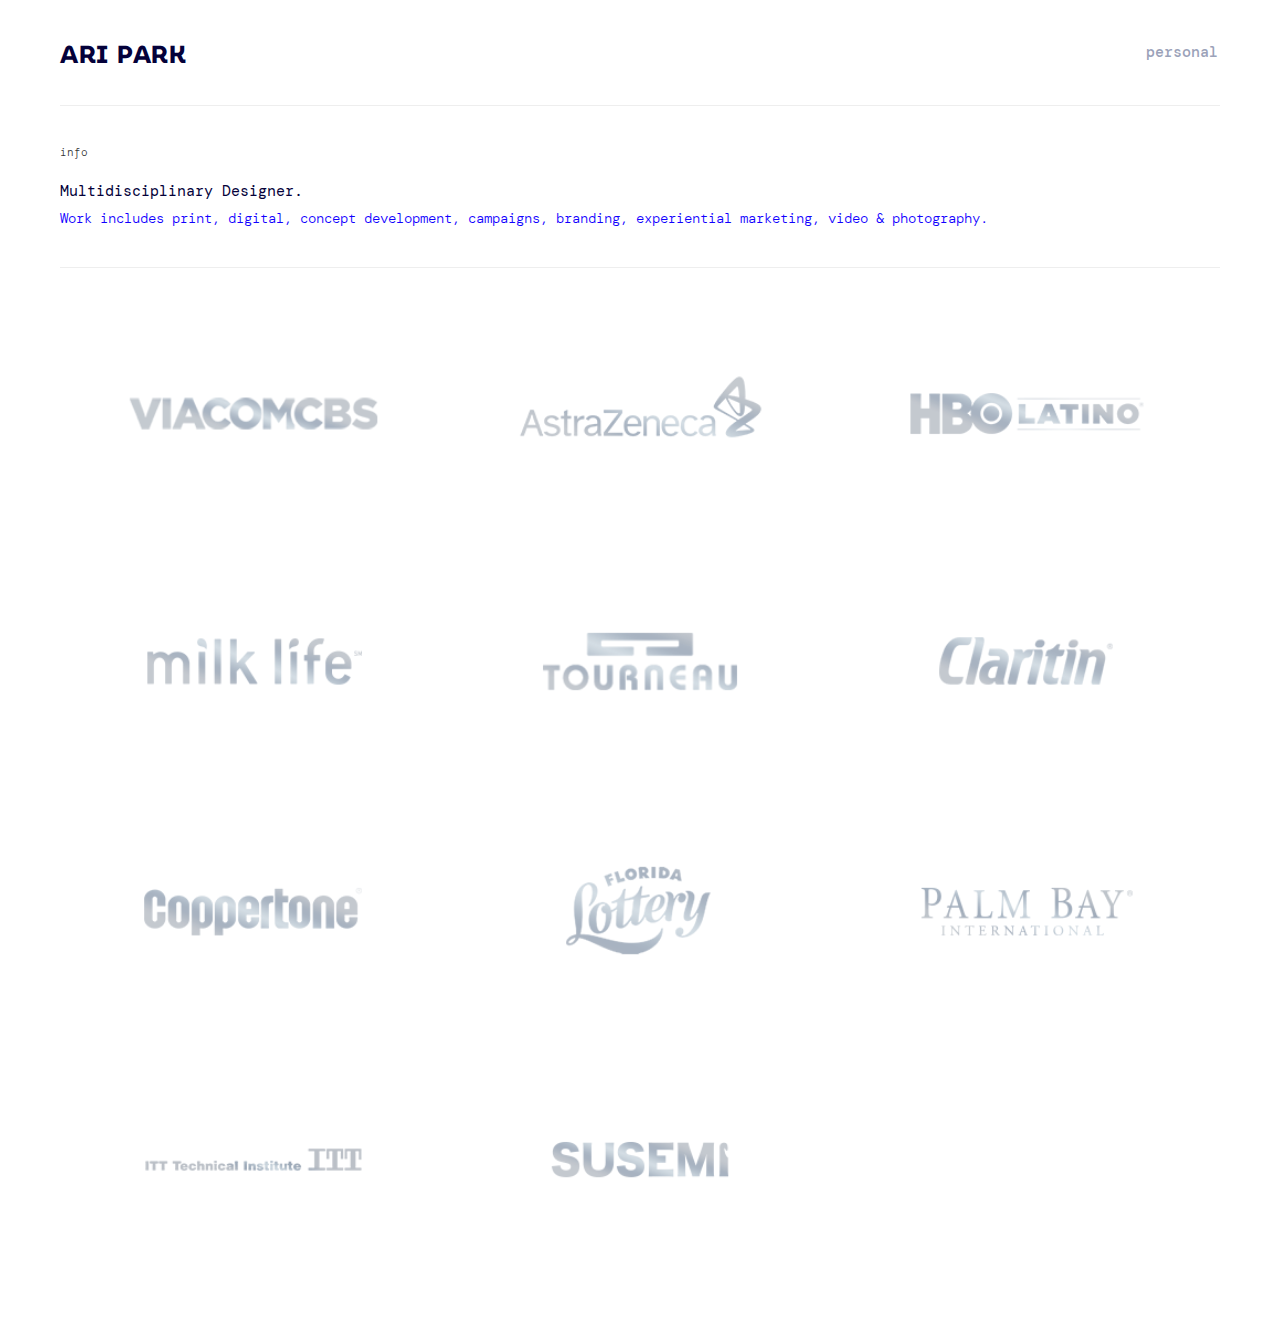
<file: index.html>
<!DOCTYPE html>
<html lang="en">
    <head>
        <meta charset="utf-8">
        <title>Ari Park &middot; Portfolio</title>
        <meta name="viewport" content="width=device-width, initial-scale=1">
        <link href="css/bootstrap.css" rel="stylesheet">
        <link href="css/bootstrap-responsive.css" rel="stylesheet">     
        <link type="text/css" rel="stylesheet" href="css/normalize.css">
        <link type="text/css" rel="stylesheet" href="css/style.css">
        <link rel="icon" href="images/logo/favicon.svg" sizes="any" type="image/svg+xml">
        <link href="https://fonts.googleapis.com/css2?family=MuseoModerno:wght@600&display=swap" rel="stylesheet">
        <link href="https://fonts.googleapis.com/css2?family=DM+Mono:ital,wght@0,300;0,400;0,500;1,300;1,400;1,500&display=swap" rel="stylesheet">
        <!--
        <link href="css/bootstrap-responsive.min.css" rel="stylesheet">
        <link href="css/bootstrap.min.css" rel="stylesheet" media="screen">
         -->
    </head>
    <body id="top">
        <div class="container-fluid">
            <div class="masthead">
                <ul class="nav nav-pills pull-right nav-style">

                    <li><a href="https://arielpark.com" target="_blank" id="navmisc">personal</a></li> 
                  </ul>
                  <h1 class="home-logo"><a href="index.html" id="home-logo">ARI PARK</a></h1>
            </div>
            <div class="container-fluid" id="work-grid">
                <div class="row" id="grid-styles">

                  <section><hr class="firsthr"><p class="info">info</p><p class="designer">Multidisciplinary Designer.</p>
                  <br><p class="workdesc">Work includes print, digital, concept development, campaigns, branding, experiential marketing, video & photography.</h3></section>  
                  <hr>
                  <div class="col-lg-4 col-md-4 col-sm-6">
                   <img src="./images/work/grid/transparent/350x225_ViacomCBS.png" id="viacomcbs" alt="ViacomCBS Logo" title="ViacomCBS"></a>
                   </div>
                  <div class="col-lg-4 col-md-4 col-sm-6">
                    <a href="astrazeneca.html"><img src="./images/work/grid/transparent/350x225_AZ.png" id="az" alt="AstraZeneca Logo" title="AstraZeneca"></a>
                   </div>
                  <div class="col-lg-4 col-md-4 col-sm-6">
                   <a href="hbo.html"><img src="./images/work/grid/transparent/350x225_HBO.png" id="hbo" alt="HBO Logo" title="HBO"></a>
                  </div>
                  <div class="col-lg-4 col-md-4 col-sm-6">
                    <a href="milk.html"><img src="./images/work/grid/transparent/350x225_Milk.png" id="milk" alt="MILK Logo" title="Milk"></a>
                  </div>
                  <div class="col-lg-4 col-md-4 col-sm-6">
                    <a href="tourneau.html"><img src="./images/work/grid/transparent/350x225_Tourneau.png" id="tourneau" alt="TOURNEAU Logo" title="Tourneau"></a>
                  </div>
                  <div class="col-lg-4 col-md-4 col-sm-6">
                    <a href="claritin.html"><img src="./images/work/grid/transparent/350x225_Claritin.png" id="claritin" alt="CLARITIN Logo" title="Claritin"></a>
                  </div>
                  <div class="col-lg-4 col-md-4 col-sm-6">
                    <a href="coppertone.html"><img src="./images/work/grid/transparent/350x225_Coppertone.png" id="coppertone" alt="COPPERTONE Logo" title="Coppertone"></a>
                  </div>
                  <div class="col-lg-4 col-md-4 col-sm-6">
                    <a href="floridalottery.html"><img src="./images/work/grid/transparent/350x225_FLottery.png" id="floridalottery" alt="FLORIDA LOTTERY Logo" title="Florida Lottery"></a>
                  </div>
                  <div class="col-lg-4 col-md-4 col-sm-6">
                    <a href="palmbay.html"><img src="./images/work/grid/transparent/350x225_PalmBay.png" id="palmbay" alt="PALM BAY Logo" title="Palm Bay"></a>
                  </div>
                  <div class="col-lg-4 col-md-4 col-sm-6">
                    <a href="itt.html"><img src="./images/work/grid/transparent/350x225_ITT.png" id="itt" alt="ITT Logo" title="ITT"></a>
                  </div>
                  <div class="col-lg-4 col-md-4 col-sm-12">
                    <a href="susemi.html"><img src="./images/work/grid/transparent/350x225_Susemi.png" id="susemi" alt="SUSEMI Logo" title="Susemi"></a>
                  </div>
                  <div class="col-lg-4 col-md-4 col-sm-12" id="backtotop">
                    <div class=""><a href="#top"><button id="buttons">back to top &uarr;</button></a></div>
                  </div>
                </div> <!-- id=grid-styles closing tag-->
            </div> <!-- id=work-grid closing tag-->
        </div> <!-- Container-fluid closing tag-->
        

        <script src="js/jquery-2.1.4.min.js"></script>
        <script src="js/bootstrap.min.js"></script>
        <script src="js/script.js"></script>
    </body>
</html>
</file>
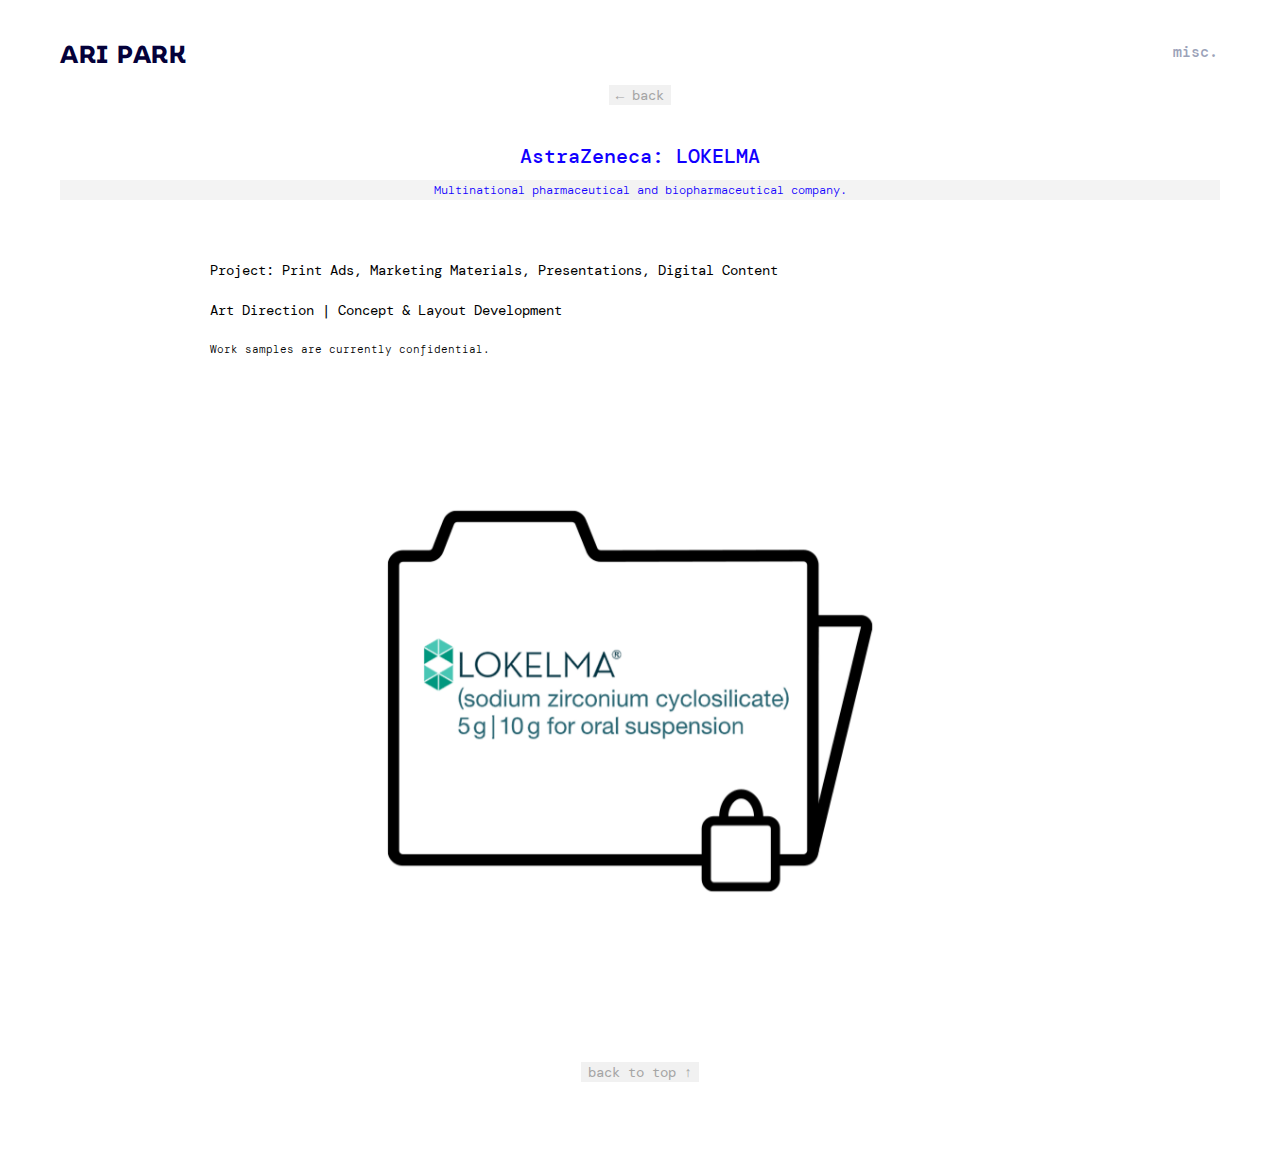
<file: astrazeneca.html>
<!DOCTYPE html>
<html lang="en">
    <head>
        <meta charset="utf-8">
        <title>Ari Park &middot; Portfolio</title>
        <meta name="viewport" content="width=device-width, initial-scale=1">
        <link href="css/bootstrap.css" rel="stylesheet">
        <link href="css/bootstrap-responsive.css" rel="stylesheet">     
        <link type="text/css" rel="stylesheet" href="css/normalize.css">
        <link type="text/css" rel="stylesheet" href="css/style.css">
        <link href="css/carousel.css" rel="stylesheet">
        <link rel="icon" href="images/logo/favicon.svg" sizes="any" type="image/svg+xml">
        <link href="https://fonts.googleapis.com/css2?family=MuseoModerno:wght@600&display=swap" rel="stylesheet">
        <link href="https://fonts.googleapis.com/css2?family=DM+Mono:ital,wght@0,300;0,400;0,500;1,300;1,400;1,500&display=swap" rel="stylesheet">
        <script src="js/3.2.1.jquery.js"></script>
        <script src="js/431bootstrap.js"></script>
        <script src="js/script.js"></script>
        <!--
        <link type="text/css" rel="stylesheet" href="css/carousel.bootstrap.min.css">
        <link href="css/bootstrap-responsive.min.css" rel="stylesheet">
        <link href="css/bootstrap.min.css" rel="stylesheet" media="screen">
         -->
    </head>

<body id="top">
    <div class="container-fluid col-mobile">
        <div class="masthead">
            <ul class="nav nav-pills pull-right nav-style col-mobile">
                <li><a href="misc.html" id="navmisc">misc.</a></li>
            </ul>
            <h1 class="home-logo"><a href="index.html" id="home-logo">ARI PARK</a></h1>
        </div>
       
        <div class="container-fluid" id="work-grid">
            <div class="row" id="grid-styles">
                <div class="col-xs-12 col-mobile">
                    <a href="index.html"><button id="buttons">&larr; back</button></a>
                    <div class="client-header col-mobile"><p class="client-text">AstraZeneca: LOKELMA</p></div>
                    <p class="client-desc">Multinational pharmaceutical and biopharmaceutical company.</p>
                    <br>
                    <section class="project col-mobile" id="boxingevent">
                       <p class="project-text">Project: Print Ads, Marketing Materials, Presentations, Digital Content</p>
                       <p class="role"> Art Direction | Concept & Layout Development</p>
                       <p class="body-copy">
                        Work samples are currently confidential. <br><br></p>
                       <p class="category"></p>
                       <hr class="category">

                       <div class="container-fluid">
                            <div class="row">
                                <div class="col-md-12">
                                    <div id="custCarousel" class="carousel slide" data-interval="false" align="center">
                                                <!-- slides -->
                                        <div class="carousel-inner">
                                            <div class="carousel-item active"><a href="./images/work/AZ/Pharma_samples_AP.pdf"><img class="vertical3" src="./images/work/AZ/azconfidential.jpg" alt="Florida Lottery Campaign: Office"></a></div> 
                                        </div> 
                                                <!-- Left right --> 
                                        <div class="arrows">
                                            <a class="carousel-control-prev" href="#custCarousel" data-slide="prev"><span class="carousel-control-prev-icon"></span></a>
                                            <a class="carousel-control-next" href="#custCarousel" data-slide="next"><span class="carousel-control-next-icon"></span></a> 
                                        </div>
                                                <!-- Thumbnails -->
                                        <div class="thumbnails">
                                            <ol class="carousel-indicators list-inline">
                                                
                                            </ol>
                                        </div> <!-- thumbnails closing tag -->
                                    </div> <!-- #custcarousel -->
                                </div> <!-- col-md-12 -->
                            </div> <!-- row -->
                        </div> <!--container fluid -->
                    </section> <!-- Boxing Section CLOSE -->
                    

                    <div class="backtop"><a href="#top"><button id="buttons">back to top &uarr;</button></a></div>

                </div> <!-- col-xs-12 div closing tag -->
            </div> <!-- id=grid-styles closing tag-->
        </div> <!-- id=work-grid closing tag-->
    </div> <!-- 1st main Container-fluid closing tag-->
        

       <!--  <script src="js/jquery-2.1.4.min.js"></script>
        <script src="js/bootstrap.min.js"></script>
       -->
       
</body>
</html>
</file>
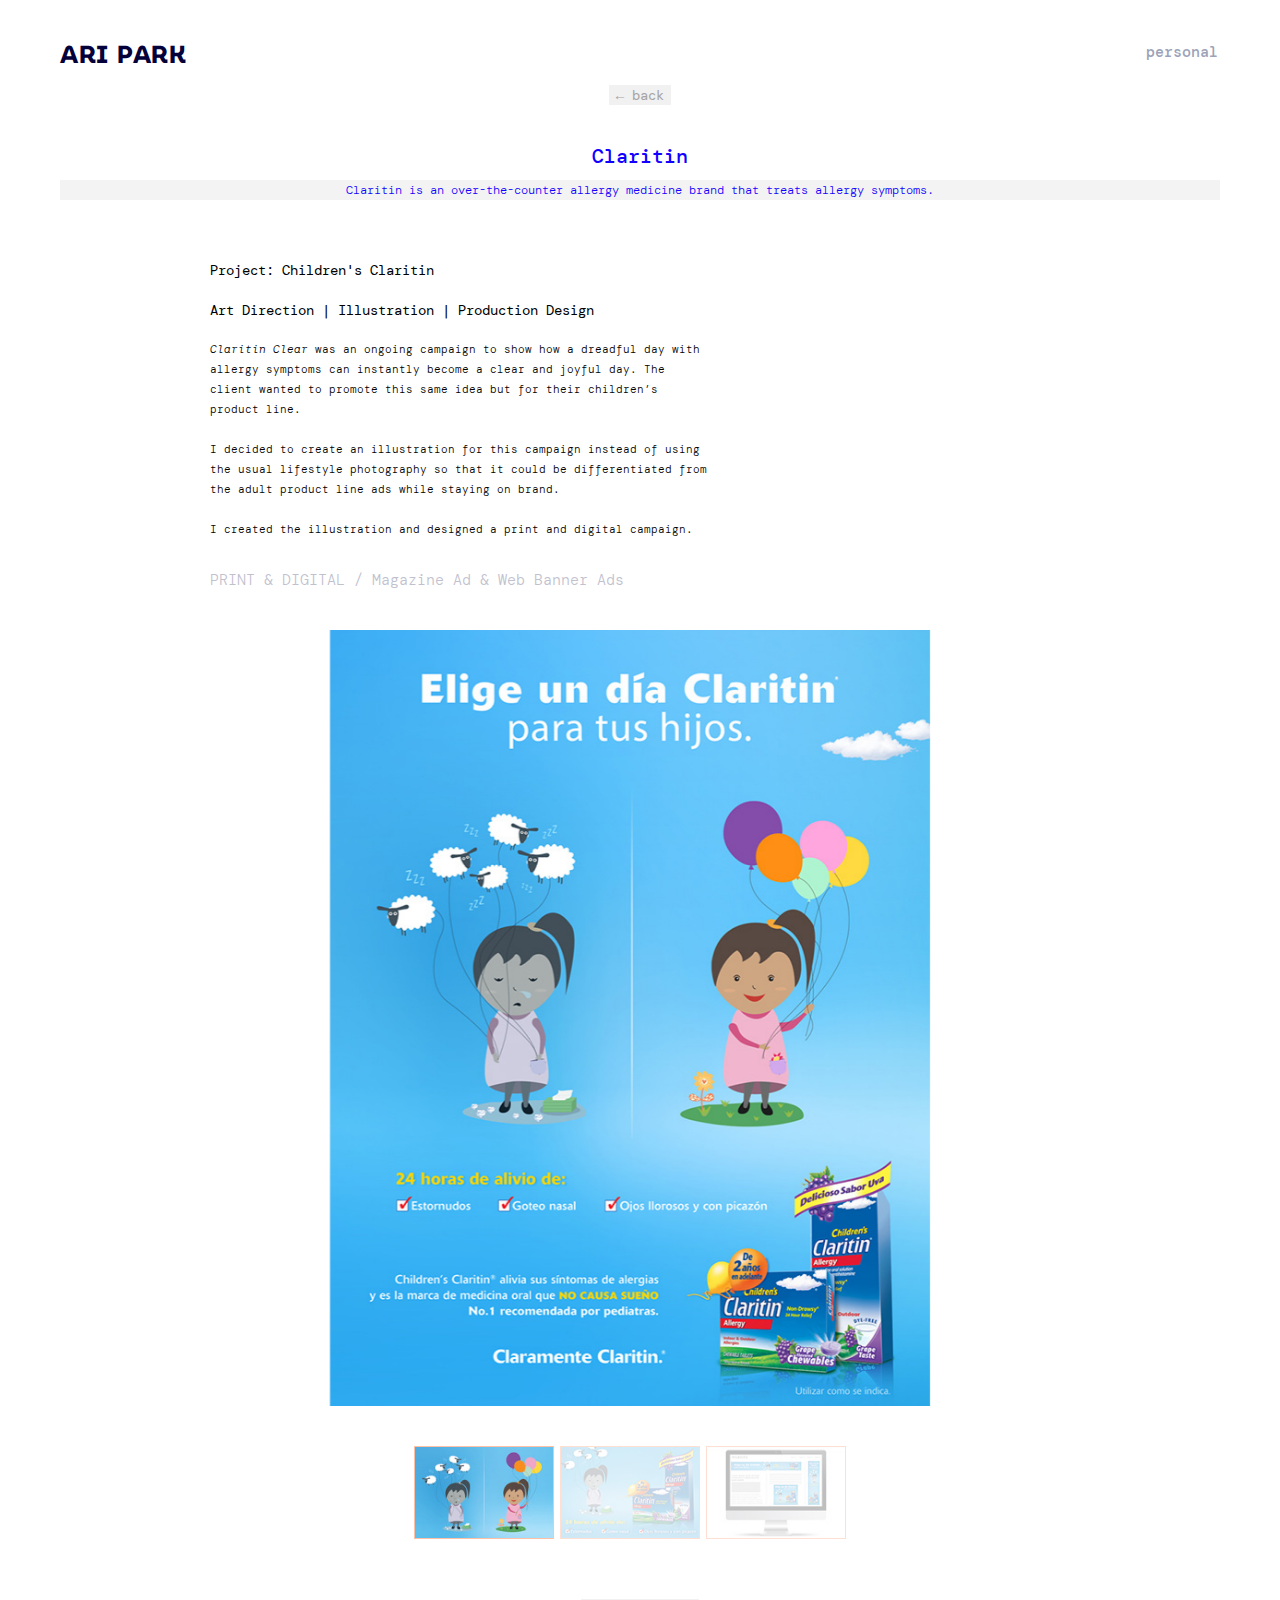
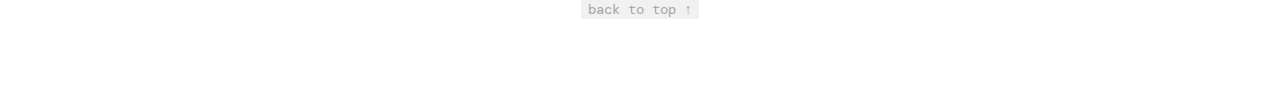
<file: claritin.html>
<!DOCTYPE html>
<html lang="en">
    <head>
        <meta charset="utf-8">
        <title>Ari Park &middot; Portfolio</title>
        <meta name="viewport" content="width=device-width, initial-scale=1">
        <link href="css/bootstrap.css" rel="stylesheet">
        <link href="css/bootstrap-responsive.css" rel="stylesheet">     
        <link type="text/css" rel="stylesheet" href="css/normalize.css">
        <link type="text/css" rel="stylesheet" href="css/style.css">
        <link href="css/carousel.css" rel="stylesheet">
        <link rel="icon" href="images/logo/favicon.svg" sizes="any" type="image/svg+xml">
        <link href="https://fonts.googleapis.com/css2?family=MuseoModerno:wght@600&display=swap" rel="stylesheet">
        <link href="https://fonts.googleapis.com/css2?family=DM+Mono:ital,wght@0,300;0,400;0,500;1,300;1,400;1,500&display=swap" rel="stylesheet">
        <script src="js/3.2.1.jquery.js"></script>
        <script src="js/431bootstrap.js"></script>
        <script src="js/script.js"></script>
        <!--
        <link type="text/css" rel="stylesheet" href="css/carousel.bootstrap.min.css">
        <link href="css/bootstrap-responsive.min.css" rel="stylesheet">
        <link href="css/bootstrap.min.css" rel="stylesheet" media="screen">
         -->
    </head>

<body id="top">
    <div class="container-fluid col-mobile">
        <div class="masthead">
            <ul class="nav nav-pills pull-right nav-style col-mobile">
                <li><a href="https://aripark.squarespace.com" target="_blank" id="navmisc">personal</a></li> 
            </ul>
            <h1 class="home-logo"><a href="index.html" id="home-logo">ARI PARK</a></h1>
        </div>
       
        <div class="container-fluid" id="work-grid">
            <div class="row" id="grid-styles">
                <div class="col-xs-12 col-mobile">
                    <a href="index.html"><button id="buttons">&larr; back</button></a>
                    <div class="client-header col-mobile"><p class="client-text">Claritin</p></div>
                    <p class="client-desc">Claritin is an over-the-counter allergy medicine brand that treats allergy symptoms.</p>
                    <br>
                    <section class="project col-mobile" id="boxingevent">
                       <p class="project-text">Project: Children's Claritin</p>
                       <p class="role"> Art Direction | Illustration | Production Design</p>
                       <p class="body-copy"><span class="italic">Claritin Clear</span> was an ongoing campaign to show how a dreadful day with<br>allergy symptoms can instantly become a clear and joyful day. 
                        The client wanted to promote this same idea but for their children’s product line.<br><br>                        
                        I decided to create an illustration for this campaign instead of using<br>the usual lifestyle photography so that it could be differentiated from<br>the adult product line ads while staying on brand.
                        <br><br>
                        I created the illustration and designed a print and digital campaign.  </p>
                       <p class="category">PRINT & DIGITAL / Magazine Ad & Web Banner Ads</p>
                       <hr class="category">

                       <div class="container-fluid">
                            <div class="row">
                                <div class="col-md-12">
                                    <div id="custCarousel" class="carousel slide" data-interval="false" align="center">
                                                <!-- slides -->
                                        <div class="carousel-inner">
                                            <div class="carousel-item active"><img class="vertical2" src="images/work/claritin/Claritin_Print_1.jpg" alt="Children's Claritin Magazine Print Ad "></div>
                                            <div class="carousel-item"><img class="gif" src="images/work/claritin/Claritin_Banners_300x250.gif" alt="Children's Claritin Animated Web Banner Ad"></div>
                                            <div class="carousel-item"><img src="images/work/claritin/1200_Claritin_MainSquare_Banners.jpg" alt="Children's Claritin Animated Web Banner Ad Resizes"></div>
                                        </div> 
                                                <!-- Left right --> 
                                        <div class="arrows">
                                            <a class="carousel-control-prev" href="#custCarousel" data-slide="prev"><span class="carousel-control-prev-icon"></span></a>
                                            <a class="carousel-control-next" href="#custCarousel" data-slide="next"><span class="carousel-control-next-icon"></span></a> 
                                        </div>
                                                <!-- Thumbnails -->
                                        <div class="thumbnails">
                                            <ol class="carousel-indicators list-inline">
                                                <li class="list-inline-item active" id="tnborder"><a id="carousel-selector-0" class="selected" data-slide-to="0" data-target="#custCarousel"><img src="images/work/claritin/tn/TN_Claritin_Print_1.jpg" class="img-fluid"></a></li>
                                                <li class="list-inline-item" id="tnborder"><a id="carousel-selector-1" data-slide-to="1" data-target="#custCarousel"><img src="images/work/claritin/tn/TN_6_160x105_animated.jpg" class="img-fluid"></a></li>
                                                <li class="list-inline-item" id="tnborder"><a id="carousel-selector-2" data-slide-to="2" data-target="#custCarousel"><img src="images/work/claritin/tn/TN_160x105_mockup.jpg" class="img-fluid"></a></li>
                                            </ol>
                                        </div> <!-- thumbnails closing tag -->
                                    </div> <!-- #custcarousel -->
                                </div> <!-- col-md-12 -->
                            </div> <!-- row -->
                        </div> <!--container fluid -->
                    </section> <!-- Boxing Section CLOSE -->
                    

                    <div class="backtop"><a href="#top"><button id="buttons">back to top &uarr;</button></a></div>

                </div> <!-- col-xs-12 div closing tag -->
            </div> <!-- id=grid-styles closing tag-->
        </div> <!-- id=work-grid closing tag-->
    </div> <!-- 1st main Container-fluid closing tag-->
        

       <!--  <script src="js/jquery-2.1.4.min.js"></script>
        <script src="js/bootstrap.min.js"></script>
       -->
       
</body>
</html>
</file>
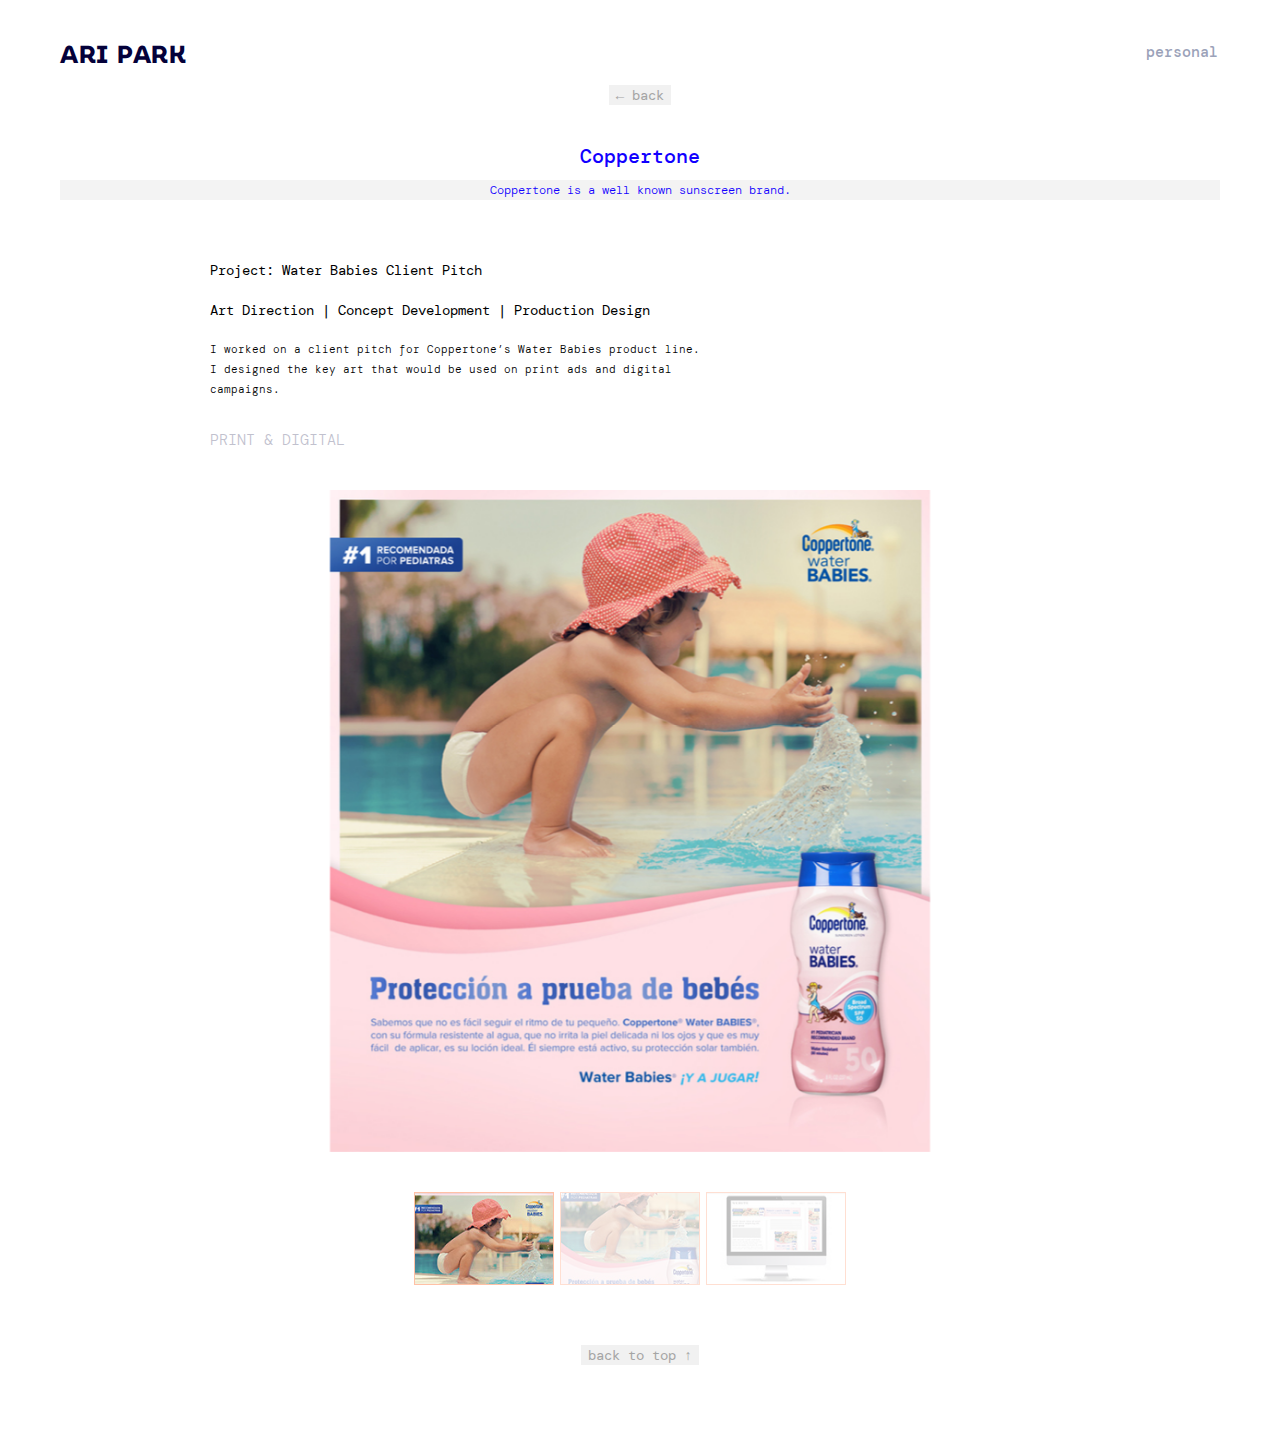
<file: coppertone.html>
<!DOCTYPE html>
<html lang="en">
    <head>
        <meta charset="utf-8">
        <title>Ari Park &middot; Portfolio</title>
        <meta name="viewport" content="width=device-width, initial-scale=1">
        <link href="css/bootstrap.css" rel="stylesheet">
        <link href="css/bootstrap-responsive.css" rel="stylesheet">     
        <link type="text/css" rel="stylesheet" href="css/normalize.css">
        <link type="text/css" rel="stylesheet" href="css/style.css">
        <link href="css/carousel.css" rel="stylesheet">
        <link rel="icon" href="images/logo/favicon.svg" sizes="any" type="image/svg+xml">
        <link href="https://fonts.googleapis.com/css2?family=MuseoModerno:wght@600&display=swap" rel="stylesheet">
        <link href="https://fonts.googleapis.com/css2?family=DM+Mono:ital,wght@0,300;0,400;0,500;1,300;1,400;1,500&display=swap" rel="stylesheet">
        <script src="js/3.2.1.jquery.js"></script>
        <script src="js/431bootstrap.js"></script>
        <script src="js/script.js"></script>
        <!--
        <link type="text/css" rel="stylesheet" href="css/carousel.bootstrap.min.css">
        <link href="css/bootstrap-responsive.min.css" rel="stylesheet">
        <link href="css/bootstrap.min.css" rel="stylesheet" media="screen">
         -->
    </head>

<body id="top">
    <div class="container-fluid col-mobile">
        <div class="masthead">
            <ul class="nav nav-pills pull-right nav-style col-mobile">
               <li><a href="https://aripark.squarespace.com" target="_blank" id="navmisc">personal</a></li> 
            </ul>
            <h1 class="home-logo"><a href="index.html" id="home-logo">ARI PARK</a></h1>
        </div>
       
        <div class="container-fluid" id="work-grid">
            <div class="row" id="grid-styles">
                <div class="col-xs-12 col-mobile">
                    <a href="index.html"><button id="buttons">&larr; back</button></a>
                    <div class="client-header col-mobile"><p class="client-text">Coppertone</p></div>
                    <p class="client-desc">Coppertone is a well known sunscreen brand.</p>
                    <br>
                    <section class="project col-mobile" id="boxingevent">
                       <p class="project-text">Project: Water Babies Client Pitch</p>
                       <p class="role"> Art Direction | Concept Development | Production Design</p>
                       <p class="body-copy"> I worked on a client pitch for Coppertone’s Water Babies product line.<br>I designed the key art that would be used on print ads and digital campaigns.</p>
                       <p class="category">PRINT & DIGITAL</p>
                       <hr class="category">

                       <div class="container-fluid">
                            <div class="row">
                                <div class="col-md-12">
                                    <div id="custCarousel" class="carousel slide" data-interval="false" align="center">
                                                <!-- slides -->
                                        <div class="carousel-inner">
                                            <div class="carousel-item active"><img class="vertical2" src="images/work/coppertone/Coppertone_1.jpg" alt="Water Babies Print Ad"></div>
                                            <div class="carousel-item"><img class="gif" src="images/work/coppertone/Coppertone_Banner_300x250.jpg" alt="Water Babies Web Banner Ad"></div>
                                            <div class="carousel-item"><img src="images/work/coppertone/Banners_Mockup.jpg" alt="Water Babies Web Banner Ad Resizes"></div>
                                        </div> 
                                                <!-- Left right --> 
                                        <div class="arrows">
                                            <a class="carousel-control-prev" href="#custCarousel" data-slide="prev"><span class="carousel-control-prev-icon"></span></a>
                                            <a class="carousel-control-next" href="#custCarousel" data-slide="next"><span class="carousel-control-next-icon"></span></a> 
                                        </div>
                                                <!-- Thumbnails -->
                                        <div class="thumbnails">
                                            <ol class="carousel-indicators list-inline">
                                                <li class="list-inline-item active" id="tnborder"><a id="carousel-selector-0" class="selected" data-slide-to="0" data-target="#custCarousel"><img src="images/work/coppertone/TN_Coppertone_1.jpg" class="img-fluid"></a></li>
                                                <li class="list-inline-item" id="tnborder"><a id="carousel-selector-1" data-slide-to="1" data-target="#custCarousel"><img src="images/work/coppertone/TN_Coppertone_Banner_300x250.jpg" class="img-fluid"></a></li>
                                                <li class="list-inline-item" id="tnborder"><a id="carousel-selector-2" data-slide-to="2" data-target="#custCarousel"><img src="images/work/coppertone/TN_Banners_Mockup.jpg" class="img-fluid"></a></li>
                                            </ol>
                                        </div> <!-- thumbnails closing tag -->
                                    </div> <!-- #custcarousel -->
                                </div> <!-- col-md-12 -->
                            </div> <!-- row -->
                        </div> <!--container fluid -->
                    </section> <!-- Boxing Section CLOSE -->
                    

                    <div class="backtop"><a href="#top"><button id="buttons">back to top &uarr;</button></a></div>

                </div> <!-- col-xs-12 div closing tag -->
            </div> <!-- id=grid-styles closing tag-->
        </div> <!-- id=work-grid closing tag-->
    </div> <!-- 1st main Container-fluid closing tag-->
        

       <!--  <script src="js/jquery-2.1.4.min.js"></script>
        <script src="js/bootstrap.min.js"></script>
       -->
       
</body>
</html>
</file>
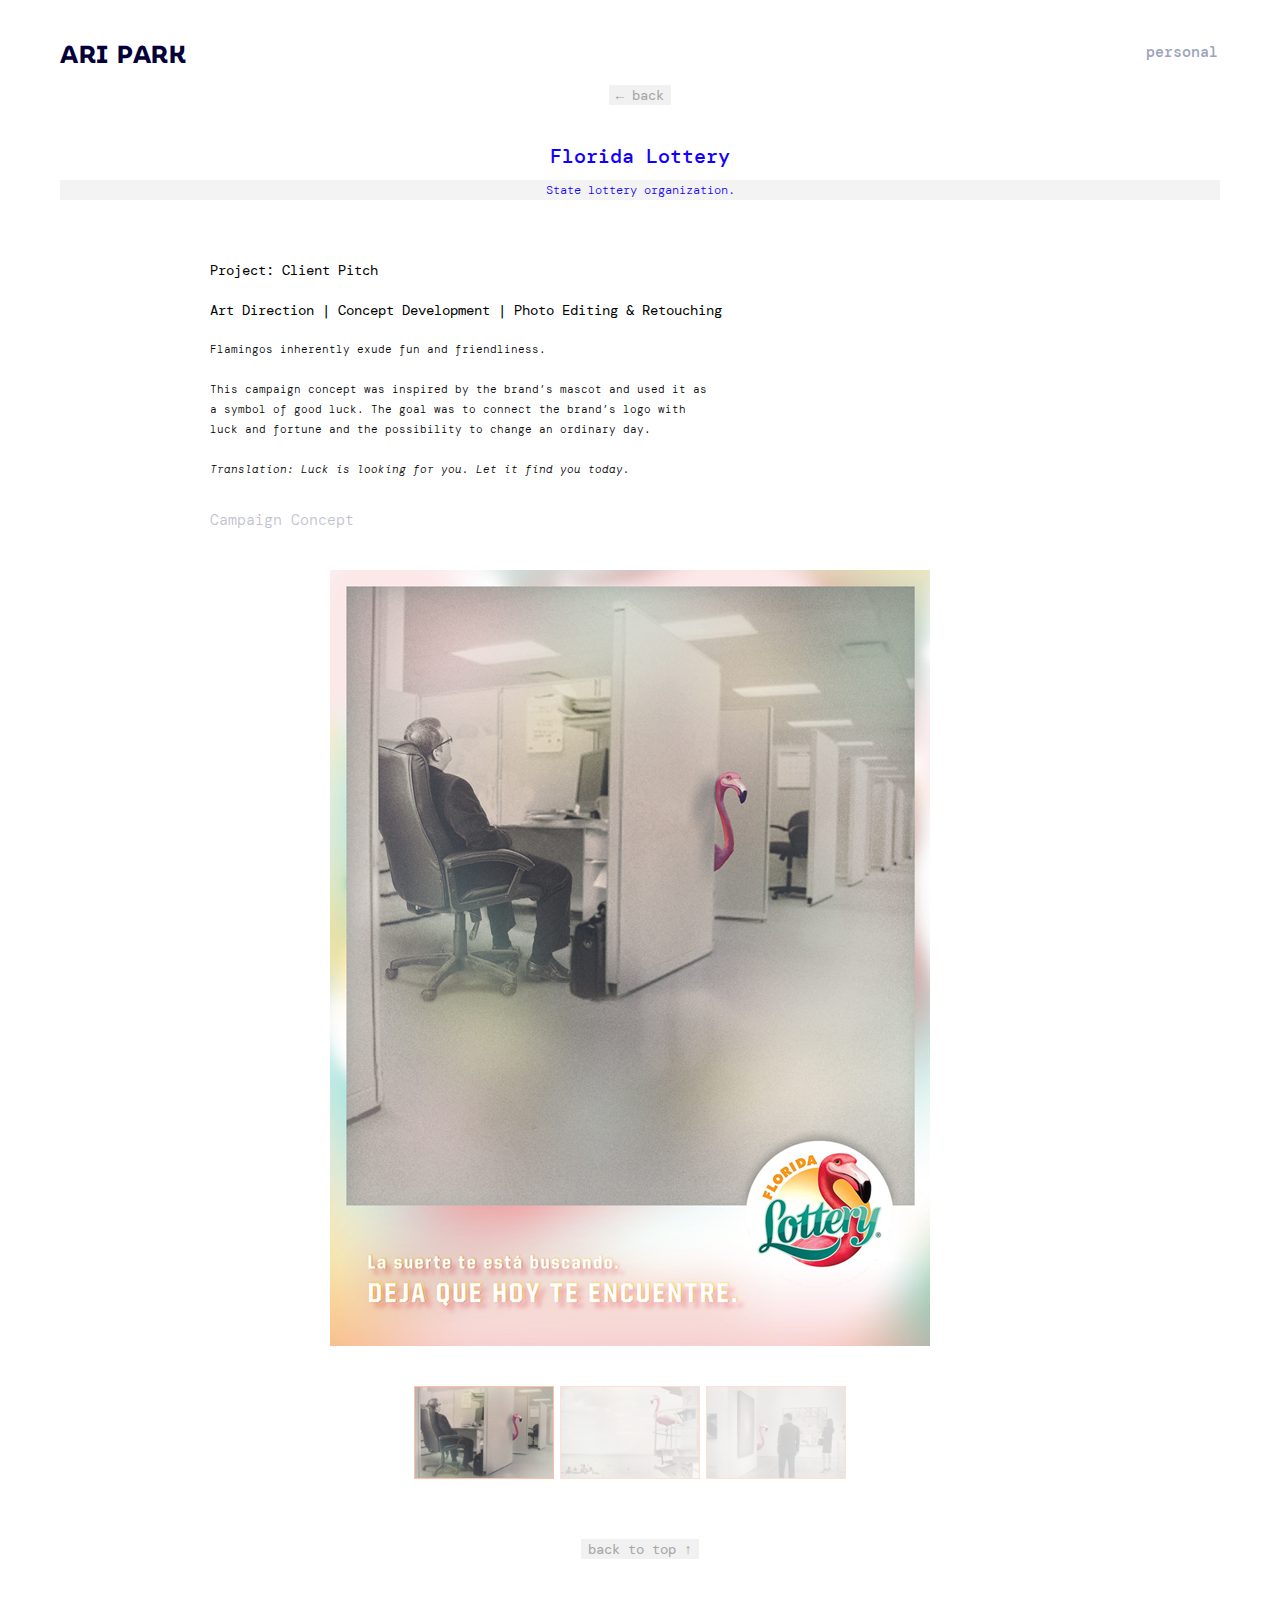
<file: floridalottery.html>
<!DOCTYPE html>
<html lang="en">
    <head>
        <meta charset="utf-8">
        <title>Ari Park &middot; Portfolio</title>
        <meta name="viewport" content="width=device-width, initial-scale=1">
        <link href="css/bootstrap.css" rel="stylesheet">
        <link href="css/bootstrap-responsive.css" rel="stylesheet">     
        <link type="text/css" rel="stylesheet" href="css/normalize.css">
        <link type="text/css" rel="stylesheet" href="css/style.css">
        <link href="css/carousel.css" rel="stylesheet">
        <link rel="icon" href="images/logo/favicon.svg" sizes="any" type="image/svg+xml">
        <link href="https://fonts.googleapis.com/css2?family=MuseoModerno:wght@600&display=swap" rel="stylesheet">
        <link href="https://fonts.googleapis.com/css2?family=DM+Mono:ital,wght@0,300;0,400;0,500;1,300;1,400;1,500&display=swap" rel="stylesheet">
        <script src="js/3.2.1.jquery.js"></script>
        <script src="js/431bootstrap.js"></script>
        <script src="js/script.js"></script>
        <!--
        <link type="text/css" rel="stylesheet" href="css/carousel.bootstrap.min.css">
        <link href="css/bootstrap-responsive.min.css" rel="stylesheet">
        <link href="css/bootstrap.min.css" rel="stylesheet" media="screen">
         -->
    </head>

<body id="top">
    <div class="container-fluid col-mobile">
        <div class="masthead">
            <ul class="nav nav-pills pull-right nav-style col-mobile">
                <li><a href="https://aripark.squarespace.com" target="_blank" id="navmisc">personal</a></li> 
            </ul>
            <h1 class="home-logo"><a href="index.html" id="home-logo">ARI PARK</a></h1>
        </div>
       
        <div class="container-fluid" id="work-grid">
            <div class="row" id="grid-styles">
                <div class="col-xs-12 col-mobile">
                    <a href="index.html"><button id="buttons">&larr; back</button></a>
                    <div class="client-header col-mobile"><p class="client-text">Florida Lottery</p></div>
                    <p class="client-desc">State lottery organization.</p>
                    <br>
                    <section class="project col-mobile" id="boxingevent">
                       <p class="project-text">Project: Client Pitch</p>
                       <p class="role"> Art Direction | Concept Development | Photo Editing & Retouching</p>
                       <p class="body-copy">Flamingos inherently exude fun and friendliness.<br><br>
                        This campaign concept was inspired by the brand’s mascot and used it as a symbol of good luck. The goal was to connect the brand’s logo with luck and fortune and the possibility to change an ordinary day.<br><br><span class="italic">Translation: Luck is looking for you. Let it find you today.</span></p>
                       <p class="category">Campaign Concept</p>
                       <hr class="category">

                       <div class="container-fluid">
                            <div class="row">
                                <div class="col-md-12">
                                    <div id="custCarousel" class="carousel slide" data-interval="false" align="center">
                                                <!-- slides -->
                                        <div class="carousel-inner">
                                            <div class="carousel-item active"><img class="vertical1" src="images/work/floridalottery/FL_Office.jpg" alt="Florida Lottery Campaign: Office"></div>
                                            <div class="carousel-item"><img class="vertical1" src="images/work/floridalottery/FL_Beach.jpg" alt="Florida Lottery Campaign: Beach"></div>
                                            <div class="carousel-item"><img class="vertical1" src="images/work/floridalottery/FL_Gallery.jpg" alt="Florida Lottery Campaign: Gallery"></div>
                                        </div> 
                                                <!-- Left right --> 
                                        <div class="arrows">
                                            <a class="carousel-control-prev" href="#custCarousel" data-slide="prev"><span class="carousel-control-prev-icon"></span></a>
                                            <a class="carousel-control-next" href="#custCarousel" data-slide="next"><span class="carousel-control-next-icon"></span></a> 
                                        </div>
                                                <!-- Thumbnails -->
                                        <div class="thumbnails">
                                            <ol class="carousel-indicators list-inline">
                                                <li class="list-inline-item active" id="tnborder"><a id="carousel-selector-0" class="selected" data-slide-to="0" data-target="#custCarousel"><img src="images/work/floridalottery/TN_FL_Office.jpg" class="img-fluid"></a></li>
                                                <li class="list-inline-item" id="tnborder"><a id="carousel-selector-1" data-slide-to="1" data-target="#custCarousel"><img src="images/work/floridalottery/TN_FL_Beach.jpg" class="img-fluid"></a></li>
                                                <li class="list-inline-item" id="tnborder"><a id="carousel-selector-2" data-slide-to="2" data-target="#custCarousel"><img src="images/work/floridalottery/TN_FL_Gallery_1.jpg" class="img-fluid"></a></li>
                                            </ol>
                                        </div> <!-- thumbnails closing tag -->
                                    </div> <!-- #custcarousel -->
                                </div> <!-- col-md-12 -->
                            </div> <!-- row -->
                        </div> <!--container fluid -->
                    </section> <!-- Boxing Section CLOSE -->
                    

                    <div class="backtop"><a href="#top"><button id="buttons">back to top &uarr;</button></a></div>

                </div> <!-- col-xs-12 div closing tag -->
            </div> <!-- id=grid-styles closing tag-->
        </div> <!-- id=work-grid closing tag-->
    </div> <!-- 1st main Container-fluid closing tag-->
        

       <!--  <script src="js/jquery-2.1.4.min.js"></script>
        <script src="js/bootstrap.min.js"></script>
       -->
       
</body>
</html>
</file>
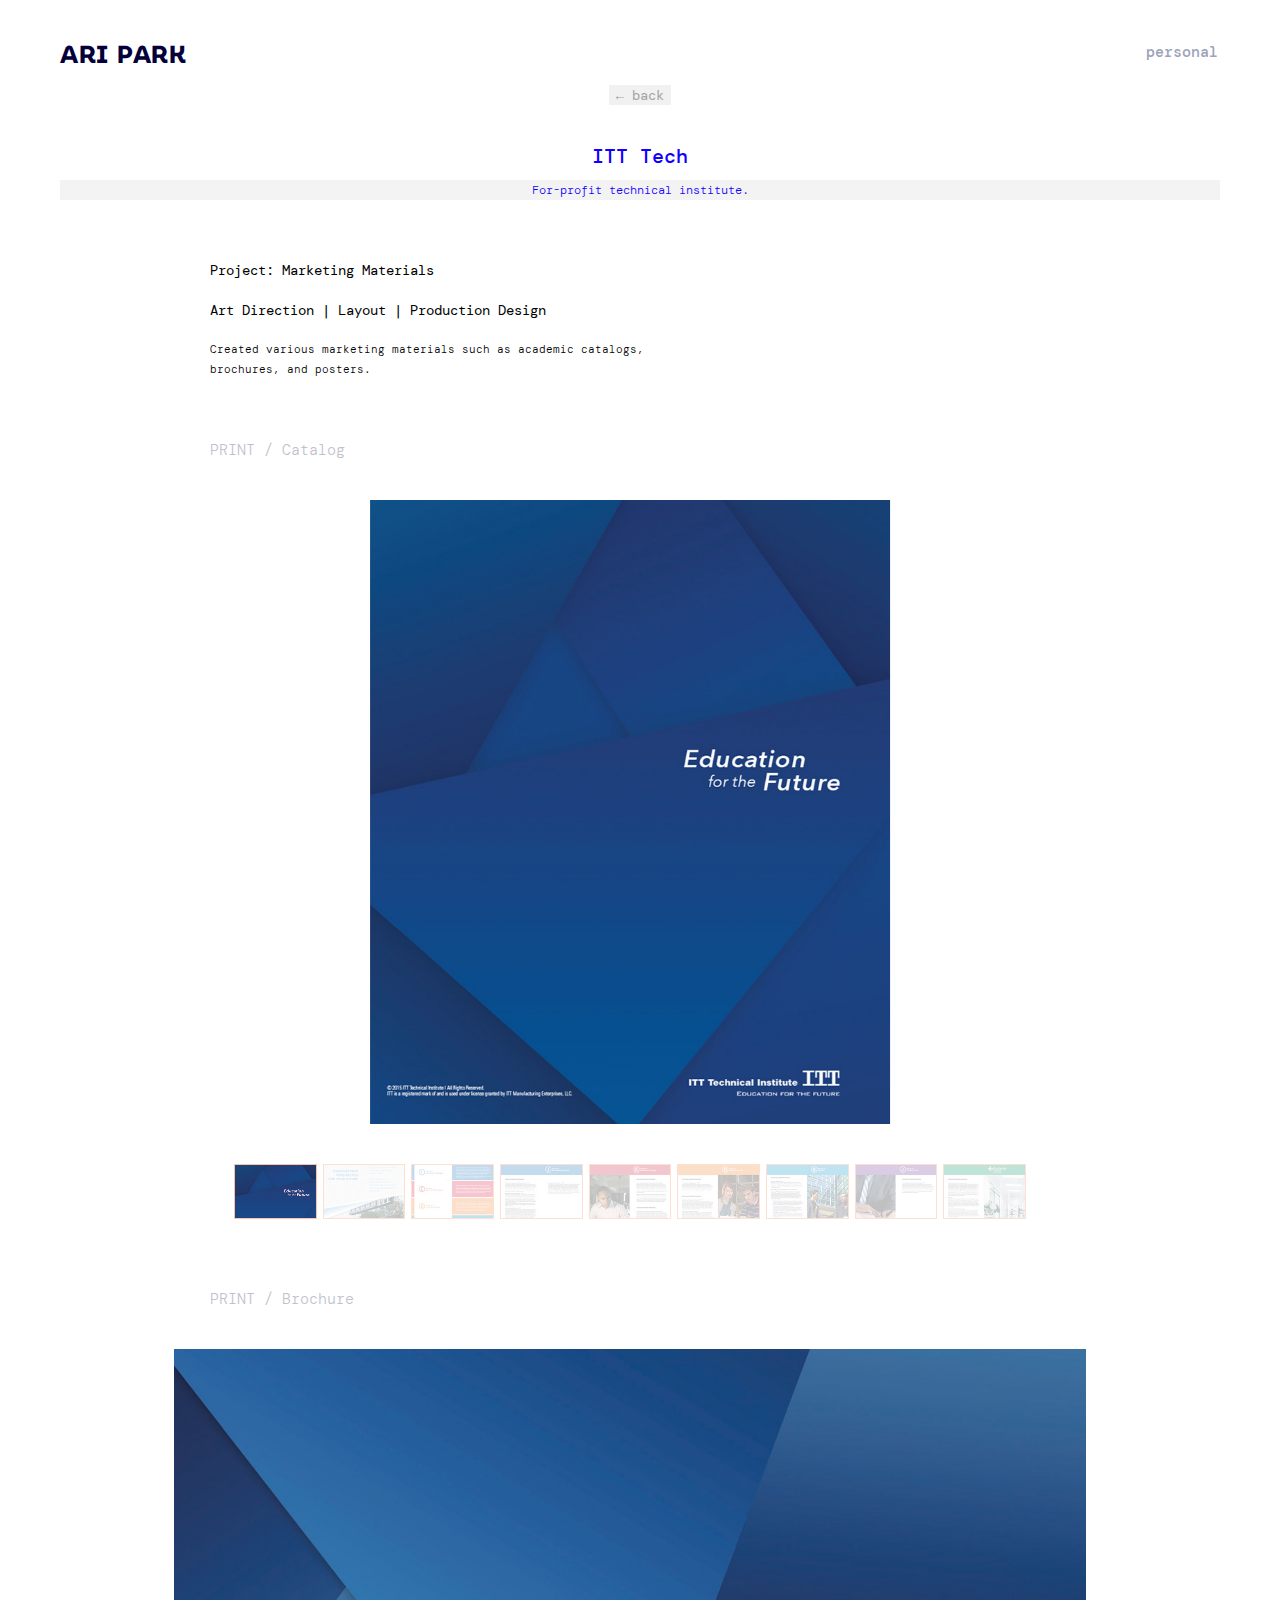
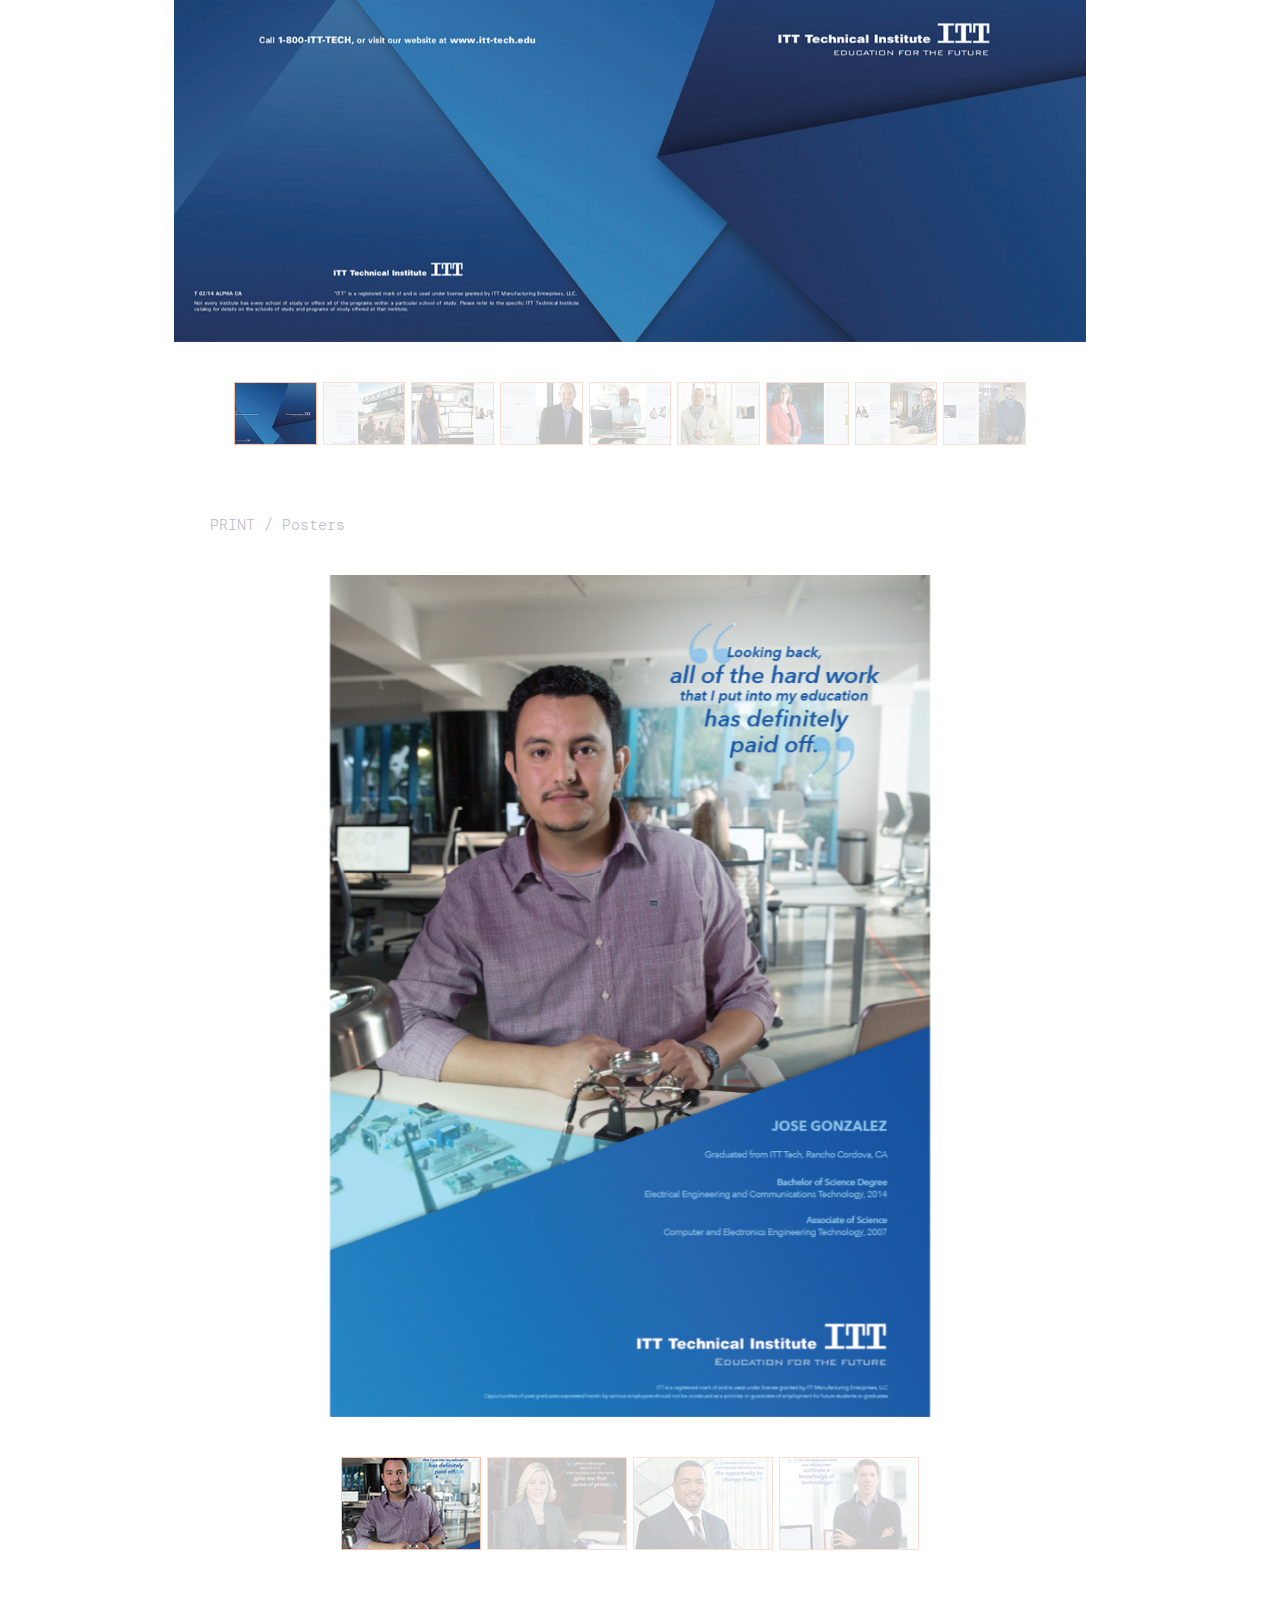
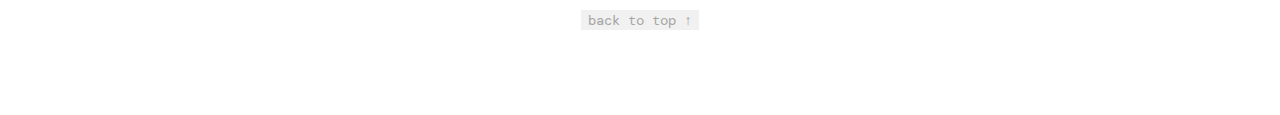
<file: itt.html>
<!DOCTYPE html>
<html lang="en">
    <head>
        <meta charset="utf-8">
        <title>Ari Park &middot; Portfolio</title>
        <meta name="viewport" content="width=device-width, initial-scale=1">
        <link href="css/bootstrap.css" rel="stylesheet">
        <link href="css/bootstrap-responsive.css" rel="stylesheet">     
        <link type="text/css" rel="stylesheet" href="css/normalize.css">
        <link type="text/css" rel="stylesheet" href="css/style.css">
        <link href="css/carousel.css" rel="stylesheet">
        <link rel="icon" href="images/logo/favicon.svg" sizes="any" type="image/svg+xml">
        <link href="https://fonts.googleapis.com/css2?family=MuseoModerno:wght@600&display=swap" rel="stylesheet">
        <link href="https://fonts.googleapis.com/css2?family=DM+Mono:ital,wght@0,300;0,400;0,500;1,300;1,400;1,500&display=swap" rel="stylesheet">
        <script src="js/3.2.1.jquery.js"></script>
        <script src="js/431bootstrap.js"></script>
        <script src="js/script.js"></script>
        <!--
        <link type="text/css" rel="stylesheet" href="css/carousel.bootstrap.min.css">
        <link href="css/bootstrap-responsive.min.css" rel="stylesheet">
        <link href="css/bootstrap.min.css" rel="stylesheet" media="screen">
         -->
    </head>

<body id="top">
    <div class="container-fluid col-mobile">
        <div class="masthead">
            <ul class="nav nav-pills pull-right nav-style col-mobile">
                <li><a href="https://aripark.squarespace.com" target="_blank" id="navmisc">personal</a></li> 
            </ul>
            <h1 class="home-logo"><a href="index.html" id="home-logo">ARI PARK</a></h1>
        </div>
       
        <div class="container-fluid" id="work-grid">
            <div class="row" id="grid-styles">
                <div class="col-xs-12 col-mobile">
                    <a href="index.html"><button id="buttons">&larr; back</button></a>
                    <div class="client-header col-mobile"><p class="client-text">ITT Tech</p></div>
                    <p class="client-desc">For-profit technical institute.</p>
                    <br>
                    <section class="project col-mobile" id="boxingevent">
                       <p class="project-text">Project: Marketing Materials</p>
                       <p class="role">Art Direction | Layout | Production Design</p>
                       <p class="body-copy">Created various marketing materials such as academic catalogs, <br>brochures, and posters.</p>
                       <br>
                       <p class="category">PRINT / Catalog</p>
                       <hr class="category">

                       <div class="container-fluid">
                            <div class="row">
                                <div class="col-md-12">
                                    <div id="custCarousel" class="carousel slide" data-interval="false" align="center">
                                                <!-- slides -->
                                        <div class="carousel-inner">
                                            <div class="carousel-item active"><img class="vertical3" src="images/work/itt/catalog/1_ITT.jpg" alt="ITT Catalog Brochure Cover"></div>
                                            <div class="carousel-item"><img class="vertical3" src="images/work/itt/catalog/2_ITT.jpg" alt="ITT Catalog Brochure Page 1"></div>
                                            <div class="carousel-item"><img class="vertical3" src="images/work/itt/catalog/3_ITT.jpg" alt="ITT Catalog Brochure Page 2"></div>
                                            <div class="carousel-item"><img class="vertical3" src="images/work/itt/catalog/4_ITT.jpg" alt="ITT Catalog Brochure Page 3"></div>
                                            <div class="carousel-item"><img class="vertical3" src="images/work/itt/catalog/5_ITT.jpg" alt="ITT Catalog Brochure Page 4"></div>
                                            <div class="carousel-item"><img class="vertical3" src="images/work/itt/catalog/6_ITT.jpg" alt="ITT Catalog Brochure Page 5"></div>
                                            <div class="carousel-item"><img class="vertical3" src="images/work/itt/catalog/7_ITT.jpg" alt="ITT Catalog Brochure Page 6"></div>
                                            <div class="carousel-item"><img class="vertical3" src="images/work/itt/catalog/8_ITT.jpg" alt="ITT Catalog Brochure Page 7"></div>
                                            <div class="carousel-item"><img class="vertical3" src="images/work/itt/catalog/9_ITT.jpg" alt="ITT Catalog Brochure Page 8"></div>
                                        </div> 
                                                <!-- Left right --> 
                                        <div class="arrows">
                                            <a class="carousel-control-prev" href="#custCarousel" data-slide="prev"><span class="carousel-control-prev-icon"></span></a>
                                            <a class="carousel-control-next" href="#custCarousel" data-slide="next"><span class="carousel-control-next-icon"></span></a> 
                                        </div>
                                                <!-- Thumbnails -->
                                        <div class="thumbnails">
                                            <ol class="carousel-indicators list-inline">
                                                <li class="list-inline-item active" id="tnborder"><a id="carousel-selector-0" class="selected" data-slide-to="0" data-target="#custCarousel"><img src="images/work/itt/catalog/tn/1_ITT_tn.jpg" class="img-fluid"></a></li>
                                                <li class="list-inline-item" id="tnborder"><a id="carousel-selector-1" data-slide-to="1" data-target="#custCarousel"><img src="images/work/itt/catalog/tn/2_ITT_tn.jpg" class="img-fluid"></a></li>
                                                <li class="list-inline-item" id="tnborder"><a id="carousel-selector-2" data-slide-to="2" data-target="#custCarousel"><img src="images/work/itt/catalog/tn/3_ITT_tn.jpg" class="img-fluid"></a></li>
                                                <li class="list-inline-item" id="tnborder"><a id="carousel-selector-3" data-slide-to="3" data-target="#custCarousel"><img src="images/work/itt/catalog/tn/4_ITT_tn.jpg" class="img-fluid"></a></li>
                                                <li class="list-inline-item" id="tnborder"><a id="carousel-selector-4" data-slide-to="4" data-target="#custCarousel"><img src="images/work/itt/catalog/tn/5_ITT_tn.jpg" class="img-fluid"></a></li>
                                                <li class="list-inline-item" id="tnborder"><a id="carousel-selector-1" data-slide-to="5" data-target="#custCarousel"><img src="images/work/itt/catalog/tn/6_ITT_tn.jpg" class="img-fluid"></a></li>
                                                <li class="list-inline-item" id="tnborder"><a id="carousel-selector-2" data-slide-to="6" data-target="#custCarousel"><img src="images/work/itt/catalog/tn/7_ITT_tn.jpg" class="img-fluid"></a></li>
                                                <li class="list-inline-item" id="tnborder"><a id="carousel-selector-3" data-slide-to="7" data-target="#custCarousel"><img src="images/work/itt/catalog/tn/8_ITT_tn.jpg" class="img-fluid"></a></li>
                                                <li class="list-inline-item" id="tnborder"><a id="carousel-selector-4" data-slide-to="8" data-target="#custCarousel"><img src="images/work/itt/catalog/tn/9_ITT_tn.jpg" class="img-fluid"></a></li>
                                            </ol>
                                        </div> <!-- thumbnails closing tag -->
                                    </div> <!-- #custcarousel -->
                                </div> <!-- col-md-12 -->
                            </div> <!-- row -->
                        </div> <!--container fluid -->
                    </section> <!-- Boxing Section CLOSE -->
                    <br>
                    <p class="category">PRINT / Brochure</p>
                    <hr class="category">

                    <div class="container-fluid">
                         <div class="row">
                             <div class="col-md-12">
                                 <div id="custCarousel2" class="carousel slide" data-interval="false" align="center">
                                             <!-- slides -->
                                     <div class="carousel-inner">
                                         <div class="carousel-item active"><img src="images/work/itt/testimonial/1_grad_cover.jpg" alt="ITT Brochure Cover"></div>
                                         <div class="carousel-item"><img src="images/work/itt/testimonial/2_grad.jpg" alt="ITT Brochure Page 1"></div>
                                         <div class="carousel-item"><img src="images/work/itt/testimonial/3_grad.jpg" alt="ITT Brochure Page 2"></div>
                                         <div class="carousel-item"><img src="images/work/itt/testimonial/4_grad.jpg" alt="ITT Brochure Page 3"></div>
                                         <div class="carousel-item"><img src="images/work/itt/testimonial/5_grad.jpg" alt="ITT Brochure Page 4"></div>
                                         <div class="carousel-item"><img src="images/work/itt/testimonial/6_grad.jpg" alt="ITT Brochure Page 5"></div>
                                         <div class="carousel-item"><img src="images/work/itt/testimonial/7_grad.jpg" alt="ITT Brochure Page 6"></div>
                                         <div class="carousel-item"><img src="images/work/itt/testimonial/8_grad.jpg" alt="ITT Brochure Page 7"></div>
                                         <div class="carousel-item"><img src="images/work/itt/testimonial/9_grad.jpg" alt="ITT Brochure Page 8"></div>
                                     </div> 
                                             <!-- Left right --> 
                                     <div class="arrows">
                                         <a class="carousel-control-prev" href="#custCarousel2" data-slide="prev"><span class="carousel-control-prev-icon"></span></a>
                                         <a class="carousel-control-next" href="#custCarousel2" data-slide="next"><span class="carousel-control-next-icon"></span></a> 
                                     </div>
                                             <!-- Thumbnails -->
                                     <div class="thumbnails">
                                         <ol class="carousel-indicators list-inline">
                                             <li class="list-inline-item active" id="tnborder"><a id="carousel-selector-0" class="selected" data-slide-to="0" data-target="#custCarousel"><img src="images/work/itt/testimonial/tn/1_grad_coverTN.jpg" class="img-fluid"></a></li>
                                             <li class="list-inline-item" id="tnborder"><a id="carousel-selector-1" data-slide-to="1" data-target="#custCarousel2"><img src="images/work/itt/testimonial/tn/2_gradTN.jpg" class="img-fluid"></a></li>
                                             <li class="list-inline-item" id="tnborder"><a id="carousel-selector-2" data-slide-to="2" data-target="#custCarousel2"><img src="images/work/itt/testimonial/tn/3_gradTN.jpg" class="img-fluid"></a></li>
                                             <li class="list-inline-item" id="tnborder"><a id="carousel-selector-3" data-slide-to="3" data-target="#custCarousel2"><img src="images/work/itt/testimonial/tn/4_gradTN.jpg" class="img-fluid"></a></li>
                                             <li class="list-inline-item" id="tnborder"><a id="carousel-selector-4" data-slide-to="4" data-target="#custCarousel2"><img src="images/work/itt/testimonial/tn/5_gradTN.jpg" class="img-fluid"></a></li>
                                             <li class="list-inline-item" id="tnborder"><a id="carousel-selector-1" data-slide-to="5" data-target="#custCarousel2"><img src="images/work/itt/testimonial/tn/6_gradTN.jpg" class="img-fluid"></a></li>
                                             <li class="list-inline-item" id="tnborder"><a id="carousel-selector-2" data-slide-to="6" data-target="#custCarousel2"><img src="images/work/itt/testimonial/tn/7_gradTN.jpg" class="img-fluid"></a></li>
                                             <li class="list-inline-item" id="tnborder"><a id="carousel-selector-3" data-slide-to="7" data-target="#custCarousel2"><img src="images/work/itt/testimonial/tn/8_gradTN.jpg" class="img-fluid"></a></li>
                                             <li class="list-inline-item" id="tnborder"><a id="carousel-selector-4" data-slide-to="8" data-target="#custCarousel2"><img src="images/work/itt/testimonial/tn/9_gradTN.jpg" class="img-fluid"></a></li>
                                         </ol>
                                     </div> <!-- thumbnails closing tag -->
                                 </div> <!-- #custcarousel -->
                             </div> <!-- col-md-12 -->
                         </div> <!-- row -->
                     </div> <!--container fluid -->
                 </section> <!-- Boxing Section CLOSE -->
                 <br>
                 <p class="category">PRINT / Posters</p>
                 <hr class="category">

                 <div class="container-fluid">
                      <div class="row">
                          <div class="col-md-12">
                              <div id="custCarousel3" class="carousel slide" data-interval="false" align="center">
                                          <!-- slides -->
                                  <div class="carousel-inner">
                                      <div class="carousel-item active"><img class="vertical2" src="images/work/itt/poster/1_ITTposter.jpg" alt="ITT Poster"></div>
                                      <div class="carousel-item"><img class="vertical2" src="images/work/itt/poster/2_ITTposter.jpg" alt="ITT Poster"></div>
                                      <div class="carousel-item"><img class="vertical2" src="images/work/itt/poster/3_ITTposter.jpg" alt="ITT Poster"></div>
                                      <div class="carousel-item"><img class="vertical2" src="images/work/itt/poster/4_ITTposter.jpg" alt="ITT Poster"></div>
                                  </div> 
                                          <!-- Left right --> 
                                  <div class="arrows">
                                      <a class="carousel-control-prev" href="#custCarousel3" data-slide="prev"><span class="carousel-control-prev-icon"></span></a>
                                      <a class="carousel-control-next" href="#custCarousel3" data-slide="next"><span class="carousel-control-next-icon"></span></a> 
                                  </div>
                                          <!-- Thumbnails -->
                                  <div class="thumbnails">
                                      <ol class="carousel-indicators list-inline">
                                          <li class="list-inline-item active" id="tnborder"><a id="carousel-selector-0" class="selected" data-slide-to="0" data-target="#custCarousel"><img src="images/work/itt/poster/tn/1_ITTposterTN.jpg" class="img-fluid"></a></li>
                                          <li class="list-inline-item" id="tnborder"><a id="carousel-selector-1" data-slide-to="1" data-target="#custCarousel3"><img src="images/work/itt/poster/tn/2_ITTposterTN.jpg" class="img-fluid"></a></li>
                                          <li class="list-inline-item" id="tnborder"><a id="carousel-selector-2" data-slide-to="2" data-target="#custCarousel3"><img src="images/work/itt/poster/tn/3_ITTposterTN.jpg" class="img-fluid"></a></li>
                                          <li class="list-inline-item" id="tnborder"><a id="carousel-selector-3" data-slide-to="3" data-target="#custCarousel3"><img src="images/work/itt/poster/tn/4_ITTposterTN.jpg" class="img-fluid"></a></li>
                                      </ol>
                                  </div> <!-- thumbnails closing tag -->
                              </div> <!-- #custcarousel -->
                          </div> <!-- col-md-12 -->
                      </div> <!-- row -->
                  </div> <!--container fluid -->
              </section> <!-- Boxing Section CLOSE -->              
                    

                    <div class="backtop"><a href="#top"><button id="buttons">back to top &uarr;</button></a></div>

                </div> <!-- col-xs-12 div closing tag -->
            </div> <!-- id=grid-styles closing tag-->
        </div> <!-- id=work-grid closing tag-->
    </div> <!-- 1st main Container-fluid closing tag-->
        

       <!--  <script src="js/jquery-2.1.4.min.js"></script>
        <script src="js/bootstrap.min.js"></script>
       -->
       
</body>
</html>
</file>
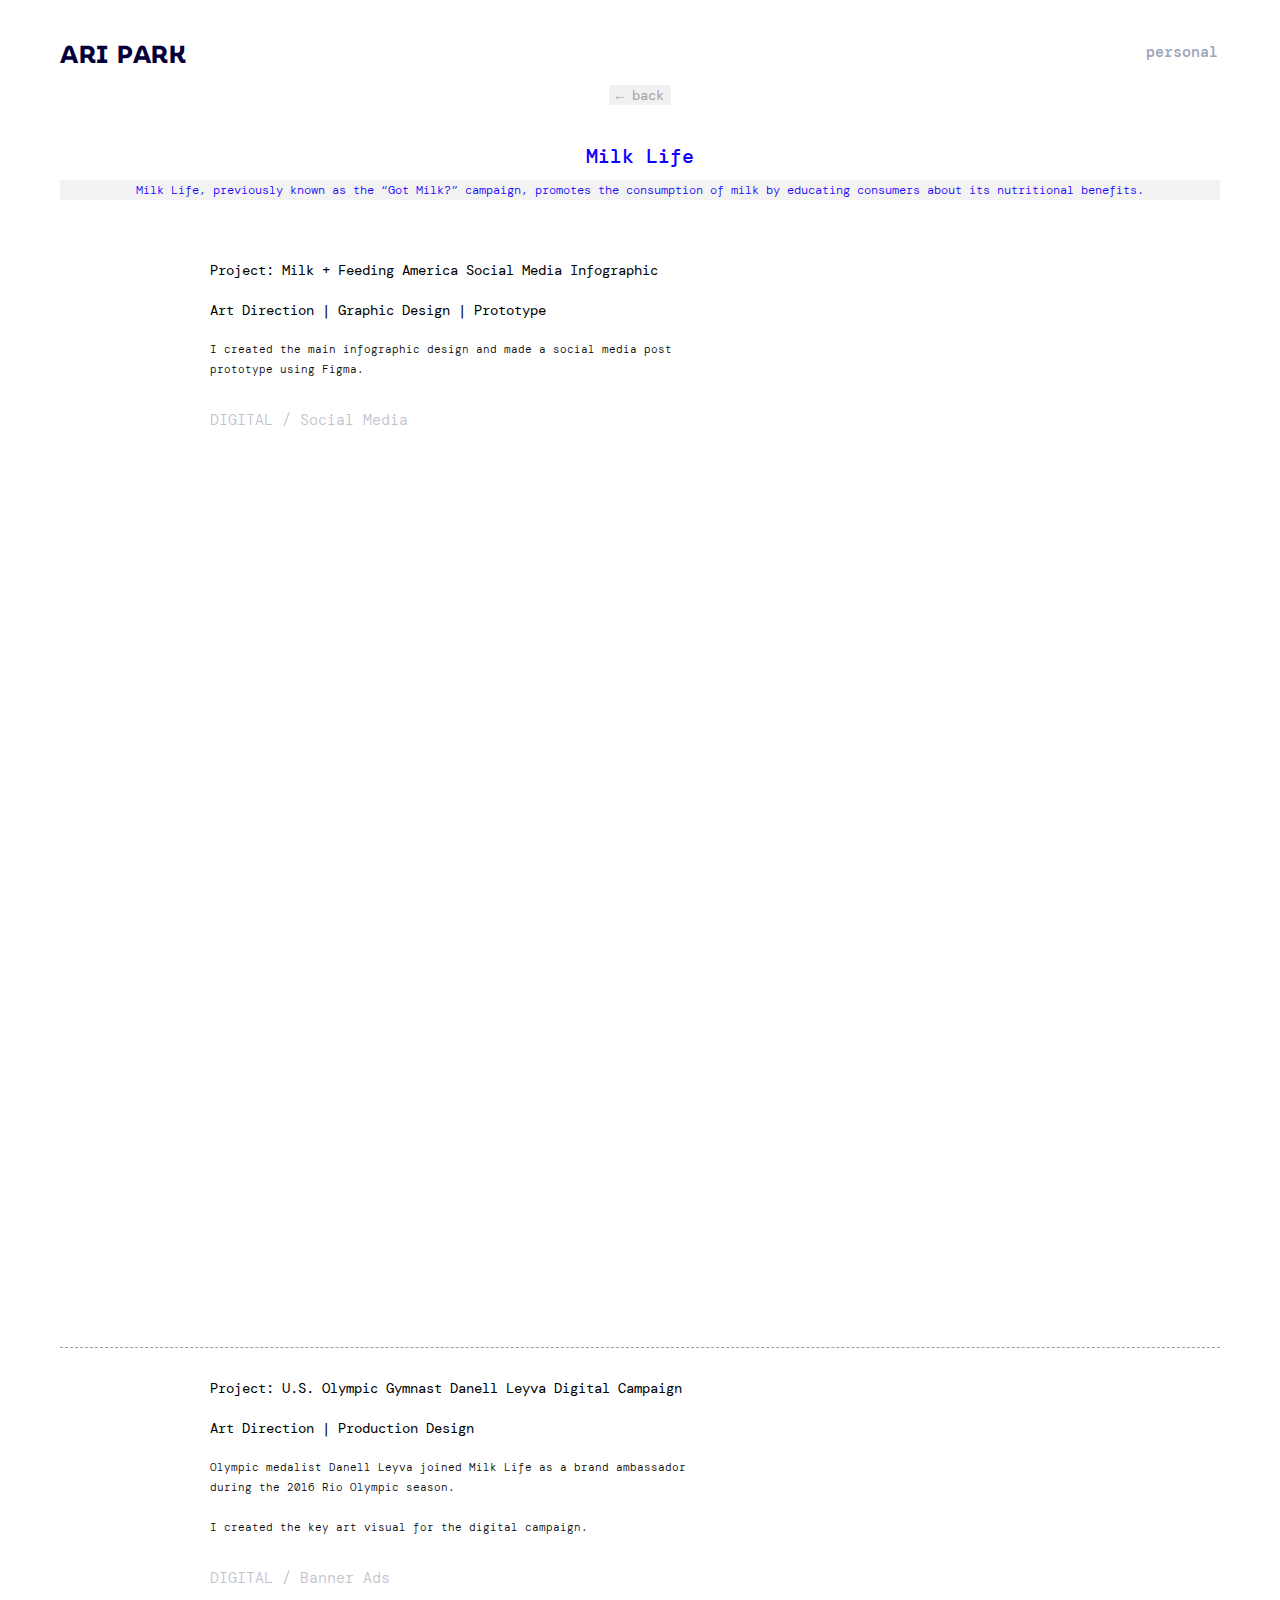
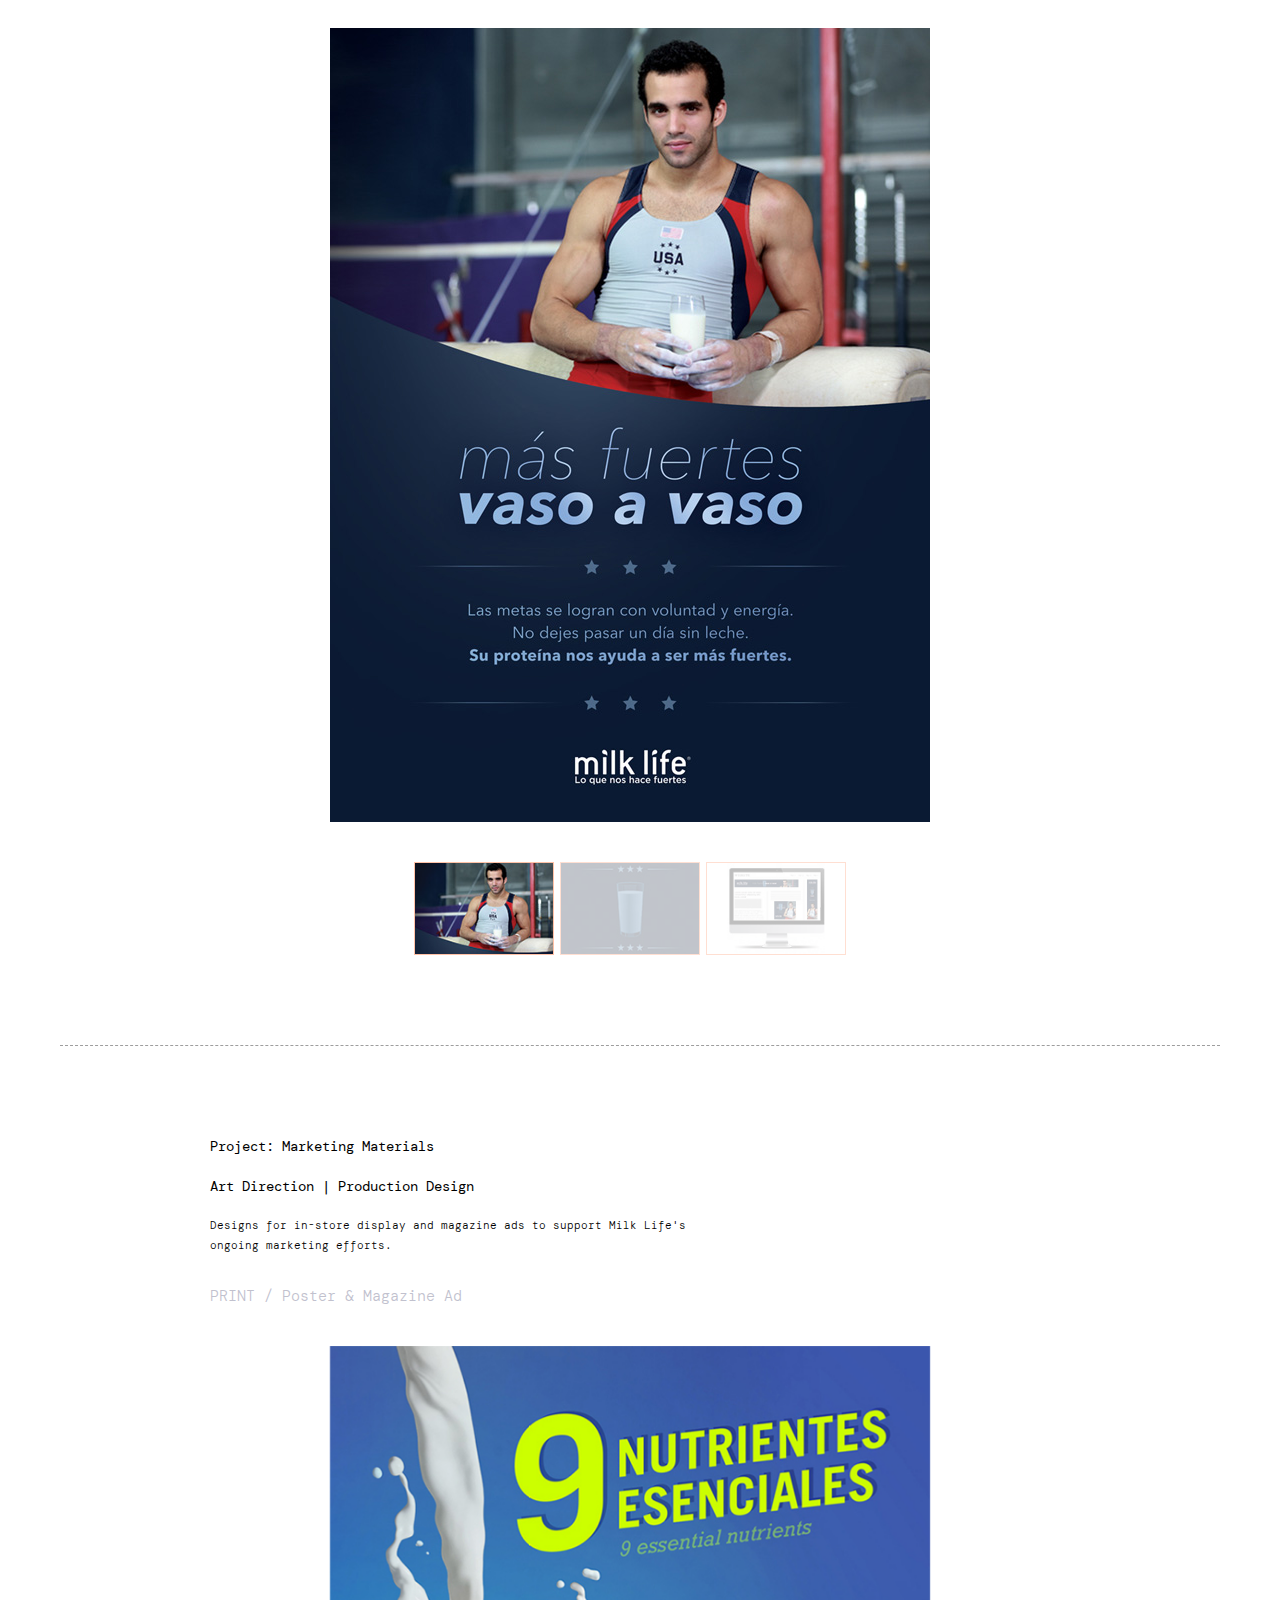
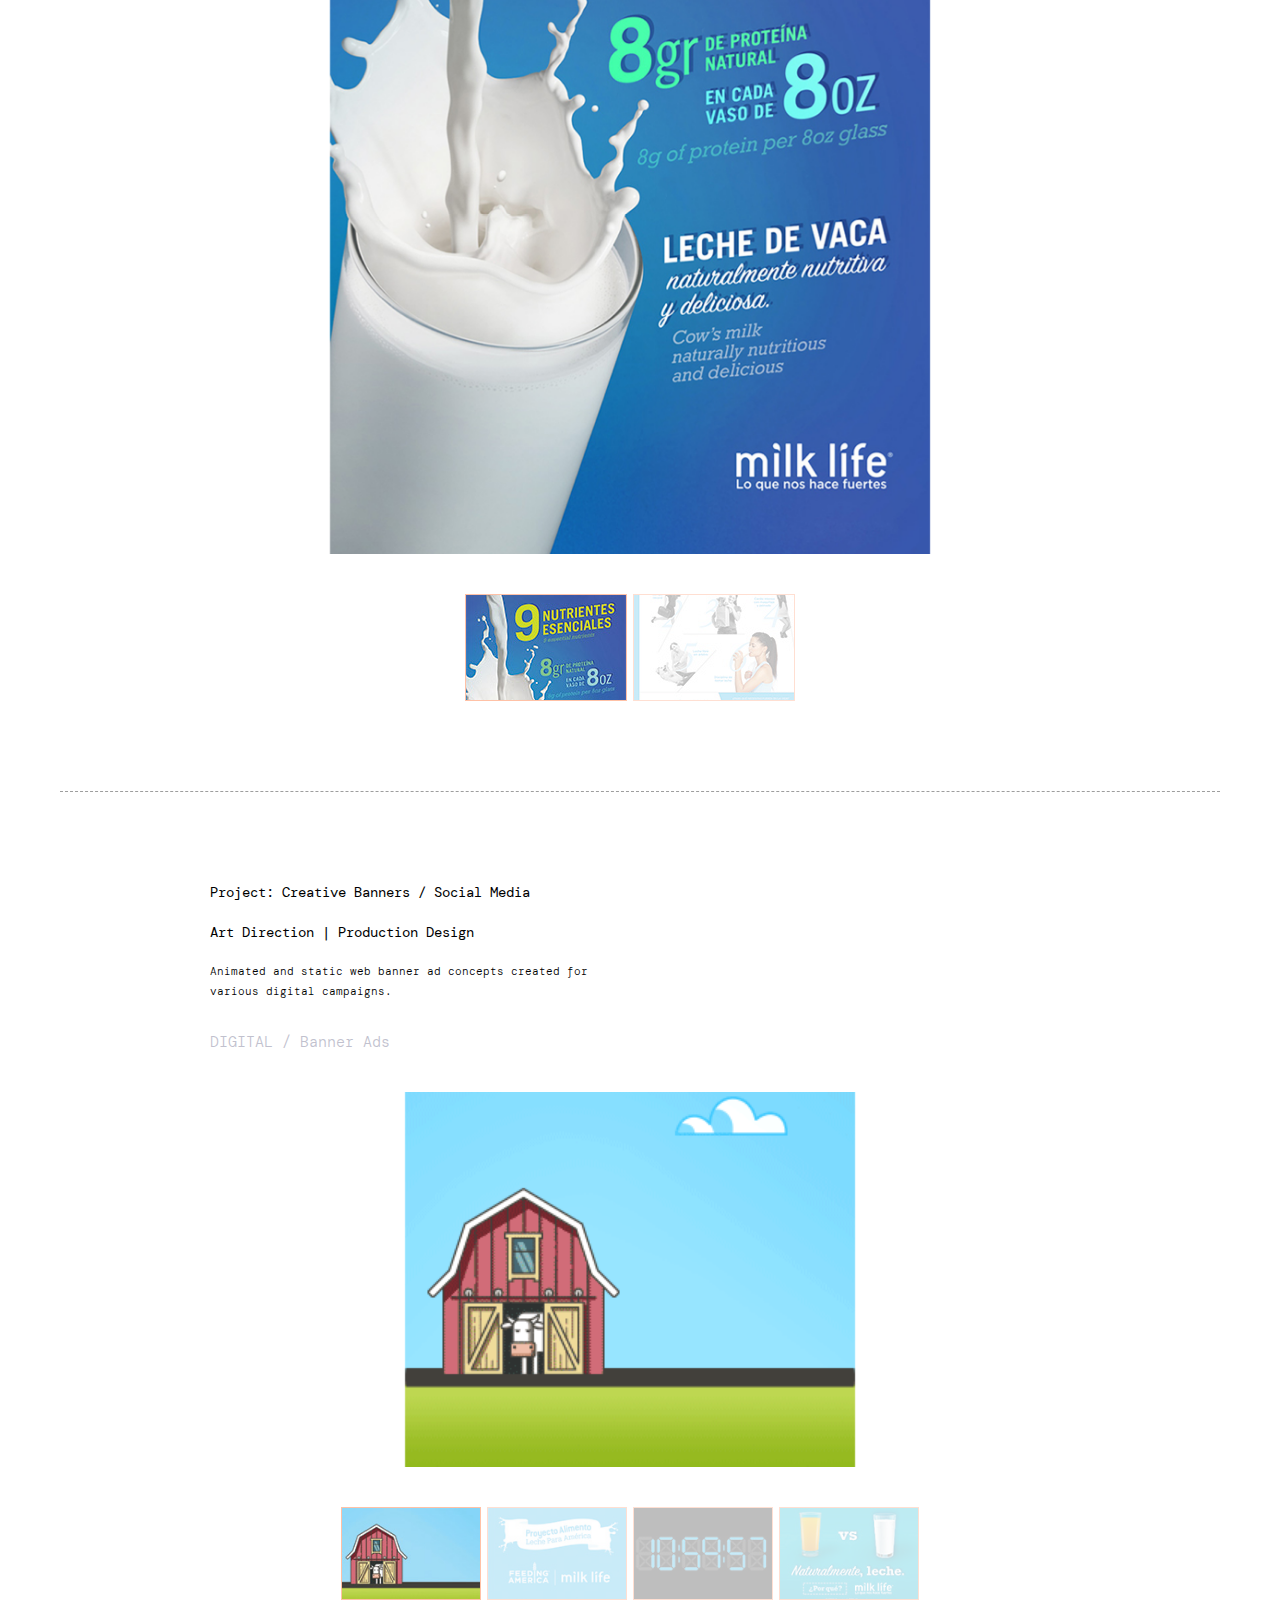
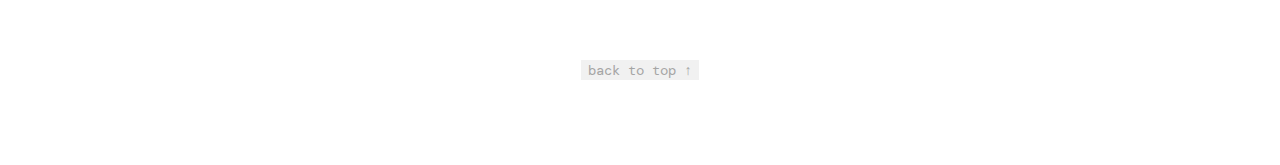
<file: milk.html>
<!DOCTYPE html>
<html lang="en">
    <head>
        <meta charset="utf-8">
        <title>Ari Park &middot; Portfolio</title>
        <meta name="viewport" content="width=device-width, initial-scale=1">
        <link href="css/bootstrap.css" rel="stylesheet">
        <link href="css/bootstrap-responsive.css" rel="stylesheet">     
        <link type="text/css" rel="stylesheet" href="css/normalize.css">
        <link type="text/css" rel="stylesheet" href="css/style.css">
        <link href="css/carousel.css" rel="stylesheet">
        <link rel="icon" href="images/logo/favicon.svg" sizes="any" type="image/svg+xml">
        <link href="https://fonts.googleapis.com/css2?family=MuseoModerno:wght@600&display=swap" rel="stylesheet">
        <link href="https://fonts.googleapis.com/css2?family=DM+Mono:ital,wght@0,300;0,400;0,500;1,300;1,400;1,500&display=swap" rel="stylesheet">
        <script src="js/3.2.1.jquery.js"></script>
        <script src="js/431bootstrap.js"></script>
        <script src="js/script.js"></script>
        <!--
        <link type="text/css" rel="stylesheet" href="css/carousel.bootstrap.min.css">
        <link href="css/bootstrap-responsive.min.css" rel="stylesheet">
        <link href="css/bootstrap.min.css" rel="stylesheet" media="screen">
         -->
    </head>

<body id="top">
    <div class="container-fluid col-mobile">
        <div class="masthead">
            <ul class="nav nav-pills pull-right nav-style col-mobile">
                <li><a href="https://aripark.squarespace.com" target="_blank" id="navmisc">personal</a></li> 
            </ul>
            <h1 class="home-logo"><a href="index.html" id="home-logo">ARI PARK</a></h1>
        </div>
       
        <div class="container-fluid" id="work-grid">
            <div class="row" id="grid-styles">
                <div class="col-xs-12 col-mobile">
                    <a href="index.html"><button id="buttons">&larr; back</button></a>
                    <div class="client-header col-mobile"><p class="client-text">Milk Life</p></div>
                    <p class="client-desc">Milk Life, previously known as the “Got Milk?” campaign, promotes the consumption of milk by educating consumers about its nutritional benefits.</p>
                    <br>
                    
                                        <section class="project col-mobile" id="boxingevent">
                        <p class="project-text">Project: Milk + Feeding America Social Media Infographic</p>
                        <p class="role"> Art Direction | Graphic Design | Prototype</p>
                        <p class="body-copy">I created the main infographic design and made a social media post prototype using Figma.<br>
                         </p>
                        <p class="category">DIGITAL / Social Media</p>
                        <hr class="category">
 
                        <div class="container-fluid">
                             <div class="row">
                                 <div class="col-md-12">
                                    <div>
                                     <iframe style="border: 1px solid rgba(0, 0, 0, 0);" width="600" height="800" src="https://www.figma.com/embed?embed_host=share&url=https%3A%2F%2Fwww.figma.com%2Fproto%2FCnjCMkndir95w17uYbYjLG%2FMilk-Feeding-America%3Fnode-id%3D1%253A96%26scaling%3Dscale-down&chrome=DOCUMENTATION" allowfullscreen></iframe>  
                                     </div>            
                                 </div> <!-- col-md-12 -->
                             </div> <!-- row -->
                         </div> <!--container fluid -->
                     </section> <!-- Boxing Section CLOSE -->
                     
                     <hr class="project-divider">

                    
                    <section class="project col-mobile" id="boxingevent">
                       <p class="project-text">Project: U.S. Olympic Gymnast Danell Leyva Digital Campaign</p>
                       <p class="role"> Art Direction | Production Design</p>
                       <p class="body-copy">Olympic medalist Danell Leyva joined Milk Life as a brand ambassador<br>during the 2016 Rio Olympic season.
                        <br><br>I created the key art visual for the digital campaign.</p>
                       <p class="category">DIGITAL / Banner Ads</p>
                       <hr class="category">

                       <div class="container-fluid">
                            <div class="row">
                                <div class="col-md-12">
                                    <div id="custCarousel" class="carousel slide" data-interval="false" align="center">
                                                <!-- slides -->
                                        <div class="carousel-inner">
                                            <div class="carousel-item active"><img class="vertical1" src="images/work/milk/olympics/1015x620_MainSq_Olympic_1.png" alt="Milk Danell Leyva Key Art"></div>
                                            <div class="carousel-item"><img class="gif" src="images/work/milk/olympics/2_MilkOlympic.gif" alt="Milk Danell Leyva Animated Banner"></div>
                                            <div class="carousel-item"><img src="images/work/milk/olympics/1015x620_MainSq_Olympic_2.jpg" alt="Milk Danell Leyva Digital Banners Resizes"></div>
                                        </div> 
                                                <!-- Left right --> 
                                        <div class="arrows">
                                            <a class="carousel-control-prev" href="#custCarousel" data-slide="prev"><span class="carousel-control-prev-icon"></span></a>
                                            <a class="carousel-control-next" href="#custCarousel" data-slide="next"><span class="carousel-control-next-icon"></span></a> 
                                        </div>
                                                <!-- Thumbnails -->
                                        <div class="thumbnails">
                                            <ol class="carousel-indicators list-inline">
                                                <li class="list-inline-item active" id="tnborder"><a id="carousel-selector-0" class="selected" data-slide-to="0" data-target="#custCarousel"><img src="images/work/milk/olympics/1015x620_MainSq_Olympic_1TN.jpg" class="img-fluid"></a></li>
                                                <li class="list-inline-item" id="tnborder"><a id="carousel-selector-2" data-slide-to="1" data-target="#custCarousel"><img src="images/work/milk/olympics/2_MilkOlympic_TN.jpg" class="img-fluid"></a></li>
                                                <li class="list-inline-item" id="tnborder"><a id="carousel-selector-1" data-slide-to="2" data-target="#custCarousel"><img src="images/work/milk/olympics/1015x620_MainSq_Olympic_2TN.jpg" class="img-fluid"></a></li>
                                            </ol>
                                        </div> <!-- thumbnails closing tag -->
                                    </div> <!-- #custcarousel -->
                                </div> <!-- col-md-12 -->
                            </div> <!-- row -->
                        </div> <!--container fluid -->
                    </section> <!-- Boxing Section CLOSE -->
                    
                    <hr class="project-divider">
                   
                    <section class="project col-mobile" id="pesp">
                        <p class="project-text">Project: Marketing Materials</p>
                        <p class="role">Art Direction | Production Design</p>
                        <p class="body-copy">Designs for in-store display and magazine ads to support Milk Life's<br>ongoing marketing efforts.</p>
                        <p class="category">PRINT / Poster & Magazine Ad</p>
                        <hr class="category">

                        <div class="container-fluid">
                            <div class="row">
                                <div class="col-md-12">
                                    <div id="custCarousel2" class="carousel slide" data-interval="false" align="center">
                                                <!-- slides -->
                                        <div class="carousel-inner">
                                            <div class="carousel-item active"><img class="vertical2" src="images/work/milk/print/Milk_Print_1.jpg" alt="Milk Marketing Print"></div>
                                            <div class="carousel-item"><img class="vertical2" src="images/work/milk/print/Milk_Print_2.jpg" alt="Milk Magazine Ad Print"></div>
                                        </div> 
                                                <!-- Left right --> 
                                        <div class="arrows">
                                            <a class="carousel-control-prev" href="#custCarousel2" data-slide="prev"><span class="carousel-control-prev-icon"></span></a>
                                            <a class="carousel-control-next" href="#custCarousel2" data-slide="next"><span class="carousel-control-next-icon"></span></a> 
                                        </div>
                                                <!-- Thumbnails -->
                                        <div class="thumbnails">
                                            <ol class="carousel-indicators list-inline">
                                                <li class="list-inline-item active" id="tnborder2"><a id="carousel-selector-0" class="selected" data-slide-to="0" data-target="#custCarousel2"><img src="images/work/milk/print/Milk_Print_TN1.jpg" class="img-fluid"></a></li>
                                                <li class="list-inline-item" id="tnborder2"><a id="carousel-selector-1" data-slide-to="1" data-target="#custCarousel2"><img src="images/work/milk/print/Milk_Print_TN2.jpg" class="img-fluid"></a></li>
                                            </ol>
                                        </div> <!-- thumbnails closing tag -->
                                    </div> <!-- #custcarousel -->
                                </div> <!-- col-md-12 -->
                            </div> <!-- row -->
                        </div> <!--container fluid -->
                    </section>
                    
                    <hr class="project-divider">
                   
                    <section class="project col-mobile" id="pesp">
                        <p class="project-text">Project: Creative Banners / Social Media</p>
                        <p class="role">Art Direction | Production Design</p>
                        <p class="body-copy">Animated and static web banner ad concepts created for<br>various digital campaigns.</p>
                        <p class="category">DIGITAL / Banner Ads</p>
                        <hr class="category">

                        <div class="container-fluid">
                            <div class="row">
                                <div class="col-md-12">
                                    <div id="custCarousel3" class="carousel slide" data-interval="false" align="center">
                                                <!-- slides -->
                                        <div class="carousel-inner">
                                            <div class="carousel-item active"><img class="gif" src="images/work/milk/gifBanners/1_MilkFarm.gif" alt="Milk Farm Animated Gif Banner"></div>
                                            <div class="carousel-item"><img class="gif" src="images/work/milk/gifBanners/3_MilkFeedingAmerica.gif" alt="Milk Feeding America Animated Gif Banner"></div>
                                            <div class="carousel-item"><img class="gif" src="images/work/milk/gifBanners/4_MilkClock.gif" alt="Milk Alarm Clock Animated Gif Banner"></div>
                                            <div class="carousel-item"><img class="gif" src="images/work/milk/gifBanners/5_MilkOj.jpg" alt="Milk vs Orange Juice Static Banner"></div>
                                        </div> 
                                                <!-- Left right --> 
                                        <div class="arrows">
                                            <a class="carousel-control-prev" href="#custCarousel3" data-slide="prev"><span class="carousel-control-prev-icon"></span></a>
                                            <a class="carousel-control-next" href="#custCarousel3" data-slide="next"><span class="carousel-control-next-icon"></span></a> 
                                        </div>
                                                <!-- Thumbnails -->
                                        <div class="thumbnails">
                                            <ol class="carousel-indicators list-inline">
                                                <li class="list-inline-item active" id="tnborder"><a id="carousel-selector-0" class="selected" data-slide-to="0" data-target="#custCarousel3"><img src="images/work/milk/gifBanners/1_MilkFarm_TN.jpg" class="img-fluid"></a></li>
                                                <li class="list-inline-item" id="tnborder"><a id="carousel-selector-2" data-slide-to="1" data-target="#custCarousel3"><img src="images/work/milk/gifBanners/3_MilkFeedingAmerica_TN.jpg" class="img-fluid"></a></li>
                                                <li class="list-inline-item" id="tnborder"><a id="carousel-selector-3" data-slide-to="2" data-target="#custCarousel3"><img src="images/work/milk/gifBanners/4_MilkClock_TN_jpg" class="img-fluid"></a></li>
                                                <li class="list-inline-item" id="tnborder"><a id="carousel-selector-4" data-slide-to="3" data-target="#custCarousel3"><img src="images/work/milk/gifBanners/5_MilkOj_TN.jpg" class="img-fluid"></a></li>
                                            </ol>
                                        </div> <!-- thumbnails closing tag -->
                                    </div> <!-- #custcarousel -->
                                </div> <!-- col-md-12 -->
                            </div> <!-- row -->
                        </div> <!--container fluid -->
                    </section>
                


                    <div class="backtop"><a href="#top"><button id="buttons">back to top &uarr;</button></a></div>

                </div> <!-- col-xs-12 div closing tag -->
            </div> <!-- id=grid-styles closing tag-->
        </div> <!-- id=work-grid closing tag-->
    </div> <!-- 1st main Container-fluid closing tag-->
        

       <!--  <script src="js/jquery-2.1.4.min.js"></script>
        <script src="js/bootstrap.min.js"></script>
       -->
       
</body>
</html>
</file>
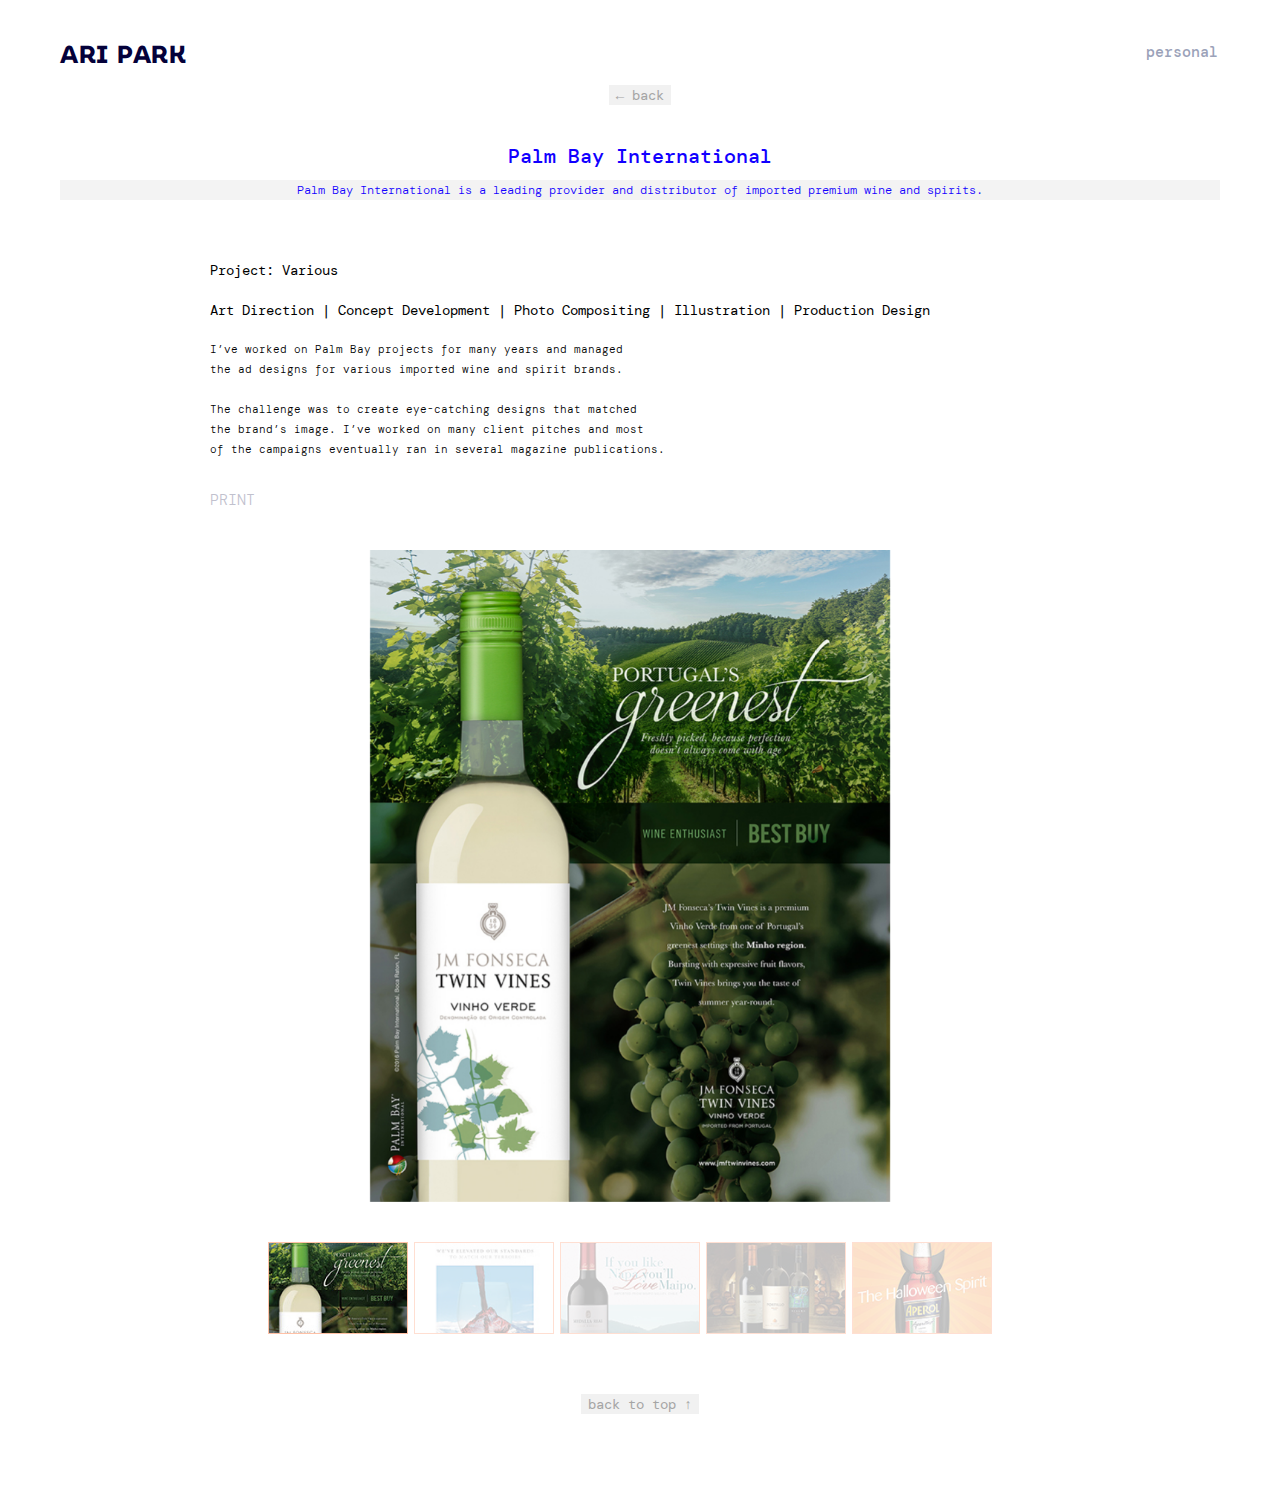
<file: palmbay.html>
<!DOCTYPE html>
<html lang="en">
    <head>
        <meta charset="utf-8">
        <title>Ari Park &middot; Portfolio</title>
        <meta name="viewport" content="width=device-width, initial-scale=1">
        <link href="css/bootstrap.css" rel="stylesheet">
        <link href="css/bootstrap-responsive.css" rel="stylesheet">     
        <link type="text/css" rel="stylesheet" href="css/normalize.css">
        <link type="text/css" rel="stylesheet" href="css/style.css">
        <link href="css/carousel.css" rel="stylesheet">
        <link rel="icon" href="images/logo/favicon.svg" sizes="any" type="image/svg+xml">
        <link href="https://fonts.googleapis.com/css2?family=MuseoModerno:wght@600&display=swap" rel="stylesheet">
        <link href="https://fonts.googleapis.com/css2?family=DM+Mono:ital,wght@0,300;0,400;0,500;1,300;1,400;1,500&display=swap" rel="stylesheet">
        <script src="js/3.2.1.jquery.js"></script>
        <script src="js/431bootstrap.js"></script>
        <script src="js/script.js"></script>
        <!--
        <link type="text/css" rel="stylesheet" href="css/carousel.bootstrap.min.css">
        <link href="css/bootstrap-responsive.min.css" rel="stylesheet">
        <link href="css/bootstrap.min.css" rel="stylesheet" media="screen">
         -->
    </head>

<body id="top">
    <div class="container-fluid col-mobile">
        <div class="masthead">
            <ul class="nav nav-pills pull-right nav-style col-mobile">
               <li><a href="https://aripark.squarespace.com" target="_blank" id="navmisc">personal</a></li> 
            </ul>
            <h1 class="home-logo"><a href="index.html" id="home-logo">ARI PARK</a></h1>
        </div>
       
        <div class="container-fluid" id="work-grid">
            <div class="row" id="grid-styles">
                <div class="col-xs-12 col-mobile">
                    <a href="index.html"><button id="buttons">&larr; back</button></a>
                    <div class="client-header col-mobile"><p class="client-text">Palm Bay International</p></div>
                    <p class="client-desc">Palm Bay International is a leading provider and distributor of imported premium wine and spirits.</p>
                    <br>
                    <section class="project col-mobile" id="boxingevent">
                       <p class="project-text">Project: Various</p>
                       <p class="role"> Art Direction | Concept Development | Photo Compositing | Illustration | Production Design</p>
                       <p class="body-copy">I’ve worked on Palm Bay projects for many years and managed<br>the ad designs for various imported wine and spirit brands.
                        <br><br>The challenge was to create eye-catching designs that matched<br>the brand’s image.
                        I’ve worked on many client pitches and most<br>of the campaigns eventually ran in several magazine publications.</p>
                       <p class="category">PRINT</p>
                       <hr class="category">

                       <div class="container-fluid">
                            <div class="row">
                                <div class="col-md-12">
                                    <div id="custCarousel" class="carousel slide" data-interval="false" align="center">
                                                <!-- slides -->
                                        <div class="carousel-inner">
                                            <div class="carousel-item active"><img class="vertical3" src="images/work/palmbay/1_PB_Print.jpg" alt="JM Fonseca Twin Vines Ad"></div>
                                            <div class="carousel-item"><img class="vertical3" src="images/work/palmbay/2_PB_Print.jpg" alt="Bodegas Salentein Ad"></div>
                                            <div class="carousel-item"><img class="vertical3" src="images/work/palmbay/3_PB_Print.jpg" alt="Santa Rita Medalla Real Ad"></div>
                                            <div class="carousel-item"><img class="vertical1" src="images/work/palmbay/4_PB_Print.jpg" alt="Bodegas Salentein Ad"></div>
                                            <div class="carousel-item"><img class="vertical1" src="images/work/palmbay/5_PB_Print.jpg" alt="Aperol Ad"></div>
                                        </div> 
                                                <!-- Left right --> 
                                        <div class="arrows">
                                            <a class="carousel-control-prev" href="#custCarousel" data-slide="prev"><span class="carousel-control-prev-icon"></span></a>
                                            <a class="carousel-control-next" href="#custCarousel" data-slide="next"><span class="carousel-control-next-icon"></span></a> 
                                        </div>
                                                <!-- Thumbnails -->
                                        <div class="thumbnails">
                                            <ol class="carousel-indicators list-inline">
                                                <li class="list-inline-item active" id="tnborder"><a id="carousel-selector-0" class="selected" data-slide-to="0" data-target="#custCarousel"><img src="images/work/palmbay/TN_1_PB_Print.jpg" class="img-fluid"></a></li>
                                                <li class="list-inline-item" id="tnborder"><a id="carousel-selector-1" data-slide-to="1" data-target="#custCarousel"><img src="images/work/palmbay/TN_2_PB_Print.jpg" class="img-fluid"></a></li>
                                                <li class="list-inline-item" id="tnborder"><a id="carousel-selector-2" data-slide-to="2" data-target="#custCarousel"><img src="images/work/palmbay/TN_3_PB_Print.jpg" class="img-fluid"></a></li>
                                                <li class="list-inline-item" id="tnborder"><a id="carousel-selector-3" data-slide-to="3" data-target="#custCarousel"><img src="images/work/palmbay/TN_4_PB_Print.jpg" class="img-fluid"></a></li>
                                                <li class="list-inline-item" id="tnborder"><a id="carousel-selector-4" data-slide-to="4" data-target="#custCarousel"><img src="images/work/palmbay/TN_5_PB_Print.jpg" class="img-fluid"></a></li>
                                            </ol>
                                        </div> <!-- thumbnails closing tag -->
                                    </div> <!-- #custcarousel -->
                                </div> <!-- col-md-12 -->
                            </div> <!-- row -->
                        </div> <!--container fluid -->
                    </section> <!-- Boxing Section CLOSE -->
                    

                    <div class="backtop"><a href="#top"><button id="buttons">back to top &uarr;</button></a></div>

                </div> <!-- col-xs-12 div closing tag -->
            </div> <!-- id=grid-styles closing tag-->
        </div> <!-- id=work-grid closing tag-->
    </div> <!-- 1st main Container-fluid closing tag-->
        

       <!--  <script src="js/jquery-2.1.4.min.js"></script>
        <script src="js/bootstrap.min.js"></script>
       -->
       
</body>
</html>
</file>
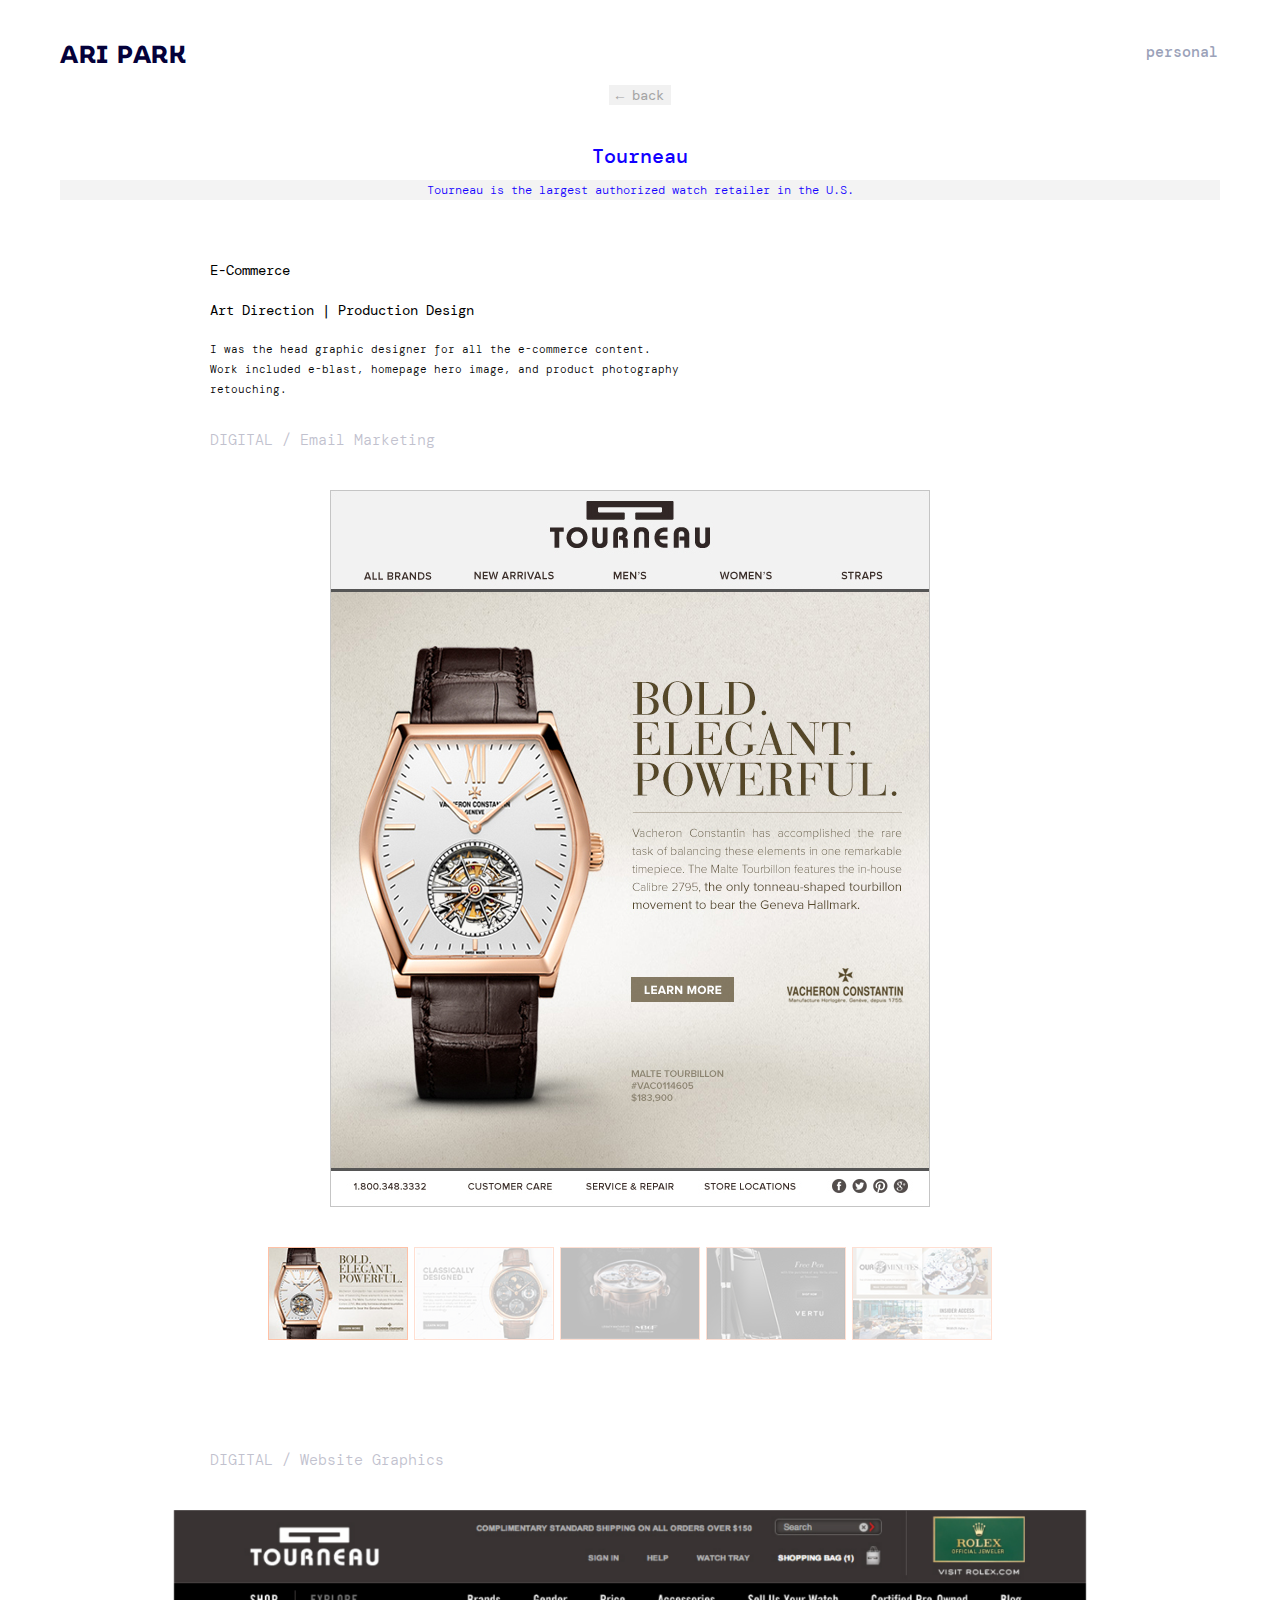
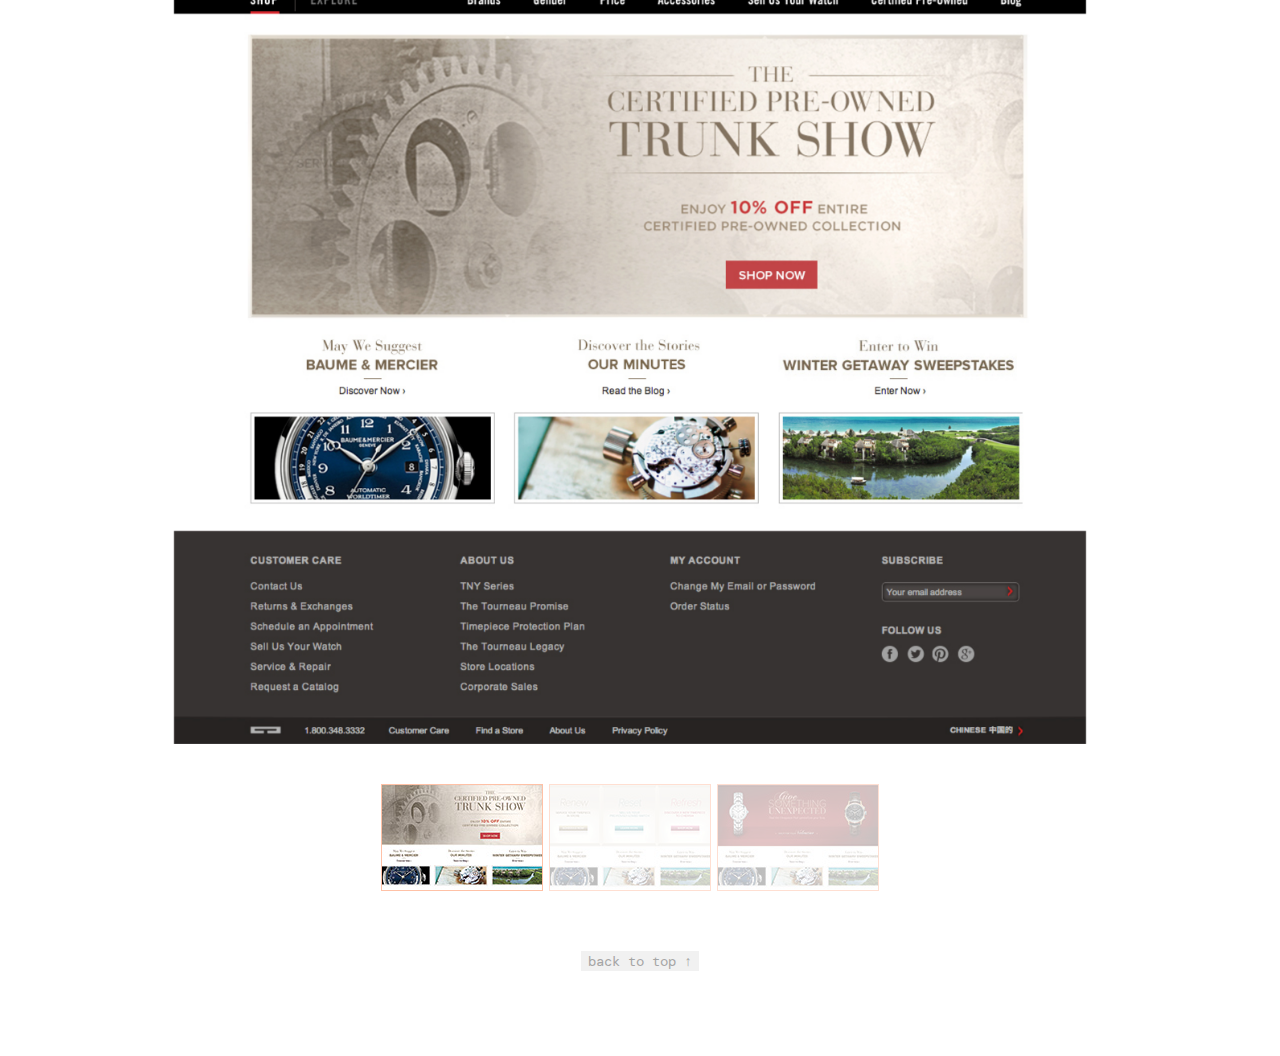
<file: tourneau.html>
<!DOCTYPE html>
<html lang="en">
    <head>
        <meta charset="utf-8">
        <title>Ari Park &middot; Portfolio</title>
        <meta name="viewport" content="width=device-width, initial-scale=1">
        <link href="css/bootstrap.css" rel="stylesheet">
        <link href="css/bootstrap-responsive.css" rel="stylesheet">     
        <link type="text/css" rel="stylesheet" href="css/normalize.css">
        <link type="text/css" rel="stylesheet" href="css/style.css">
        <link href="css/carousel.css" rel="stylesheet">
        <link rel="icon" href="images/logo/favicon.svg" sizes="any" type="image/svg+xml">
        <link href="https://fonts.googleapis.com/css2?family=MuseoModerno:wght@600&display=swap" rel="stylesheet">
        <link href="https://fonts.googleapis.com/css2?family=DM+Mono:ital,wght@0,300;0,400;0,500;1,300;1,400;1,500&display=swap" rel="stylesheet">
        <script src="js/3.2.1.jquery.js"></script>
        <script src="js/431bootstrap.js"></script>
        <script src="js/script.js"></script>
        <!--
        <link type="text/css" rel="stylesheet" href="css/carousel.bootstrap.min.css">
        <link href="css/bootstrap-responsive.min.css" rel="stylesheet">
        <link href="css/bootstrap.min.css" rel="stylesheet" media="screen">
         -->
    </head>

<body id="top">
    <div class="container-fluid col-mobile">
        <div class="masthead">
            <ul class="nav nav-pills pull-right nav-style col-mobile">
                <li><a href="https://aripark.squarespace.com" target="_blank" id="navmisc">personal</a></li> 
            </ul>
            <h1 class="home-logo"><a href="index.html" id="home-logo">ARI PARK</a></h1>
        </div>
       
        <div class="container-fluid" id="work-grid">
            <div class="row" id="grid-styles">
                <div class="col-xs-12 col-mobile">
                    <a href="index.html"><button id="buttons">&larr; back</button></a>
                    <div class="client-header col-mobile"><p class="client-text">Tourneau</p></div>
                    <p class="client-desc">Tourneau is the largest authorized watch retailer in the U.S. </p>
                    <br>
                    <section class="project col-mobile" id="boxingevent">
                       <p class="project-text">E-Commerce</p>
                       <p class="role"> Art Direction | Production Design</p>
                       <p class="body-copy">I was the head graphic designer for all the e-commerce content.<br>
                        Work included e-blast, homepage hero image, and product photography retouching.</p>
                       <p class="category">DIGITAL / Email Marketing</p>
                       <hr class="category">

                       <div class="container-fluid">
                            <div class="row">
                                <div class="col-md-12">
                                    <div id="custCarousel" class="carousel slide" data-interval="false" align="center">
                                                <!-- slides -->
                                        <div class="carousel-inner">
                                            <div class="carousel-item active"><img class="vertical1" src="images/work/tourneau/Tourneau_Email_600px_1.jpg" alt="Vacheron E-blast"></div>
                                            <div class="carousel-item"><img class="vertical1" src="images/work/tourneau/Tourneau_Email_600px_2.jpg" alt="IWC E-blast"></div>
                                            <div class="carousel-item"><img class="vertical1" src="images/work/tourneau/Tourneau_Email_600px_3.jpg" alt="MB&F E-blast"></div>
                                            <div class="carousel-item"><img class="vertical1" src="images/work/tourneau/Tourneau_Email_600px_4.jpg" alt="Vertu E-blast"></div>
                                            <div class="carousel-item"><img class="vertical1" src="images/work/tourneau/Tourneau_Email_600px_5.jpg" alt="Tourneau Blog E-blast"></div>
                                        </div> 
                                                <!-- Left right --> 
                                        <div class="arrows">
                                            <a class="carousel-control-prev" href="#custCarousel" data-slide="prev"><span class="carousel-control-prev-icon"></span></a>
                                            <a class="carousel-control-next" href="#custCarousel" data-slide="next"><span class="carousel-control-next-icon"></span></a> 
                                        </div>
                                                <!-- Thumbnails -->
                                        <div class="thumbnails">
                                            <ol class="carousel-indicators list-inline">
                                                <li class="list-inline-item active" id="tnborder"><a id="carousel-selector-0" class="selected" data-slide-to="0" data-target="#custCarousel"><img src="images/work/tourneau/tn/tn_Tourneau_Email_600px_1.jpg" class="img-fluid"></a></li>
                                                <li class="list-inline-item" id="tnborder"><a id="carousel-selector-1" data-slide-to="1" data-target="#custCarousel"><img src="images/work/tourneau/tn/tn_Tourneau_Email_600px_2.jpg" class="img-fluid"></a></li>
                                                <li class="list-inline-item" id="tnborder"><a id="carousel-selector-2" data-slide-to="2" data-target="#custCarousel"><img src="images/work/tourneau/tn/tn_Tourneau_Email_600px_3.jpg" class="img-fluid"></a></li>
                                                <li class="list-inline-item" id="tnborder"><a id="carousel-selector-3" data-slide-to="3" data-target="#custCarousel"><img src="images/work/tourneau/tn/tn_Tourneau_Email_600px_4.jpg" class="img-fluid"></a></li>
                                                <li class="list-inline-item" id="tnborder"><a id="carousel-selector-4" data-slide-to="4" data-target="#custCarousel"><img src="images/work/tourneau/tn/tn_Tourneau_Email_600px_5.jpg" class="img-fluid"></a></li>
                                            </ol>
                                        </div> <!-- thumbnails closing tag -->
                                    </div> <!-- #custcarousel -->
                                </div> <!-- col-md-12 -->
                            </div> <!-- row -->
                        </div> <!--container fluid -->
                    </section> <!-- Boxing Section CLOSE -->
                    
          
                   
                    <section class="project col-mobile" id="pesp">
                        
                        <p class="category">DIGITAL / Website Graphics</p>
                        <hr class="category">

                        <div class="container-fluid">
                            <div class="row">
                                <div class="col-md-12">
                                    <div id="custCarousel2" class="carousel slide" data-interval="false" align="center">
                                                <!-- slides -->
                                        <div class="carousel-inner">
                                            <div class="carousel-item active"><img src="images/work/tourneau/Tourneau_WEB_1134px_1.jpg" alt="Tourneau Homepage Hero Image 1"></div>
                                            <div class="carousel-item"><img src="images/work/tourneau/Tourneau_WEB_1134px_2.jpg" alt="Tourneau Homepage Hero Image 2"></div>
                                            <div class="carousel-item"><img src="images/work/tourneau/Tourneau_WEB_1134px_3.jpg" alt="Tourneau Homepage Valentine's Day Hero Image"></div>
                                        </div> 
                                                <!-- Left right --> 
                                        <div class="arrows">
                                            <a class="carousel-control-prev" href="#custCarousel2" data-slide="prev"><span class="carousel-control-prev-icon"></span></a>
                                            <a class="carousel-control-next" href="#custCarousel2" data-slide="next"><span class="carousel-control-next-icon"></span></a> 
                                        </div>
                                                <!-- Thumbnails -->
                                        <div class="thumbnails">
                                            <ol class="carousel-indicators list-inline">
                                                <li class="list-inline-item active" id="tnborder2"><a id="carousel-selector-0" class="selected" data-slide-to="0" data-target="#custCarousel2"><img src="images/work/tourneau/tn/tn_Tourneau_WEB_1134px_1.jpg" class="img-fluid"></a></li>
                                                <li class="list-inline-item" id="tnborder2"><a id="carousel-selector-1" data-slide-to="1" data-target="#custCarousel2"><img src="images/work/tourneau/tn/tn_Tourneau_WEB_1134px_2.jpg" class="img-fluid"></a></li>
                                                <li class="list-inline-item" id="tnborder2"><a id="carousel-selector-2" data-slide-to="2" data-target="#custCarousel2"><img src="images/work/tourneau/tn/tn_Tourneau_WEB_1134px_3.jpg" class="img-fluid"></a></li>
                                            </ol>
                                        </div> <!-- thumbnails closing tag -->
                                    </div> <!-- #custcarousel -->
                                </div> <!-- col-md-12 -->
                            </div> <!-- row -->
                        </div> <!--container fluid -->
                    </section>

                    <div class="backtop"><a href="#top"><button id="buttons">back to top &uarr;</button></a></div>

                </div> <!-- col-xs-12 div closing tag -->
            </div> <!-- id=grid-styles closing tag-->
        </div> <!-- id=work-grid closing tag-->
    </div> <!-- 1st main Container-fluid closing tag-->
        

       <!--  <script src="js/jquery-2.1.4.min.js"></script>
        <script src="js/bootstrap.min.js"></script>
       -->
       
</body>
</html>
</file>
<file: css/style.css>
/* Custom container */
/*
.container-narrow {
  margin: 0 auto;
}
*/

html {
  overflow-y: scroll;
}

body {
  max-width: 1200px;
}
img {
  width: 100%;
  max-width: 100%;
  height: auto;
}

.masthead {
  width: 100%;
  margin-top: 35px;
  margin-bottom: 30px;
}

.home-logo {
  color: #04013a;
  font-family: 'MuseoModerno', Arial, Helvetica, sans-serif;
  font-size: 1.75em;
  letter-spacing: .03em;
}
#home-logo {
  color: #04013a;
}

#home-logo:hover {
  color: #d7ff01;
}

.firsthr{
  margin-top: 0px;
}
.designer {
  color: #04013a;
  font-family: 'DM Mono', monospace;
  font-size: 1.1em;
  font-weight: 400;
  line-height: 1.2em;
  text-align: left;
}
.workdesc {
  color: #1100ff;
  font-family: 'DM Mono', monospace;
  font-size: 1em;
  font-weight: 300;
  line-height: 1.2em;
  text-align: left;
  margin-top: -20px;
  margin-bottom: 40px;
}
.info {
  margin-top: 35px;
  margin-bottom: 20px;
  font-family: 'DM Mono', monospace;
  text-align: left;
  font-size: .8em;
  font-weight: 300;
}

/*
h3 {
  line-height: 1.2em;
  text-align: left;
  margin-bottom: 50px;
}

#home-logo:hover {
  background-image: linear-gradient(380deg, #cfd3d8, #a8b6c6, #dbe3e9, #a8b6c6);
  background-size: 100%;
  background-repeat: repeat;
  background-clip: text;
  -webkit-background-clip: text;
  -webkit-text-fill-color: transparent; 
  -moz-background-clip: text;
  -moz-text-fill-color: transparent;
}
*/

/*
#home-logo:hover {
  color: transparent;
  -webkit-text-stroke-width: 1.5px;
  -webkit-text-stroke-color: black;
} 
*/
 
.nav-style {
  font-family: 'DM Mono', monospace;
  font-weight: 500;
  font-size: 1.1em;
}
#navmisc {
  padding-right: 0;
}
#navwork {
  padding-left: 0;
}
/* NAV HOVER Styles */
#navwork:hover {
  background-image: url(/images/nav/workgradient.gif);
  background-repeat: no-repeat;
  background-position: center;
}
#navwork:focus {
  background-image: url(/images/nav/workgradient.gif);
  background-repeat: no-repeat;
  background-position: center;
}
#navabout:hover {
  background-image: url(/images/nav/aboutgradient.gif);
  background-repeat: no-repeat;
  background-position: center;
}
#navabout:focus {
  background-image: url(/images/nav/aboutgradient.gif);
  background-repeat: no-repeat;
  background-position: center;
}
#navmisc:hover {
  background-image: url(/images/nav/miscgradient.jpg);
  background-repeat: no-repeat;
  background-position: center;
}
#navmisc:focus {
  background-image: url(/images/nav/miscgradient.jpg);
  background-repeat: no-repeat;
  background-position: center;
}

/* Current WORK link */
.currentwork {
  color: #000;
  background-image: url(/images/nav/workgradient.gif);
  background-repeat: no-repeat;
  background-position: center;
}
.currentmisc {
  color: #000;
  background-image: url(/images/nav/miscgradient.jpg);
  background-repeat: no-repeat;
  background-position: center;
}
.currentabout {
  color: #000;
  background-image: url(/images/nav/aboutgradient.gif);
  background-repeat: no-repeat;
  background-position: center;
}


/* Main marketing message and sign up button */
.jumbotron {
  margin: 20px 0;
  text-align: center;
}

.gradient {
  position: relative;
  height: 700px;
  background-image: url(/images/contact/gradient.gif);
  background-repeat: no-repeat;
  background-position: center;
}

#about {
  position: relative;
  top: 10%; 
  text-align: center;
  font-family: 'DM Mono', monospace;
  font-size: 1.2em;
  letter-spacing: 1px; 
}

#email {
  position: relative;
  top: 20%; 
  text-align: center;
  font-family: 'DM Mono', monospace;
  font-size: 1.2em;
  letter-spacing: 1px; 
}
 


/*
.jumbotron h1 {
  font-size: 72px;
  line-height: 1;
}
.jumbotron .btn {
  font-size: 21px;
  padding: 14px 24px;
}
*/

.row {
  width: auto;
}

#work-grid {
  margin: 20px 0;
  padding-right: 0;
}

#buttons {
  color: #a5a5a5;
  border: none;
  background-color: #f1f1f1;
  padding: 2px 7px 2px 7px;
  margin-bottom: 25px;
  margin-top: -20px;
  font-family: 'DM Mono', monospace;
} 
#buttons:hover {
  color: rgb(255, 100, 242);
}
#buttons:focus {
  outline-color: #ececec;
}

div.backtop {
  margin-top: 60px;
}

#grid-styles {
  background-color: transparent;
  text-align: center;
}

.client-header {
  display: flex;
  height: 50px;
  /* background-color: #f1f1f1; */
  align-items: center;
  justify-content: center;
}
.client-header p {
  position: absolute;
  font-family: 'DM Mono', monospace;
  font-weight: 500;
  font-size: 20px;
  color: #1100ff;
  margin: 3px 0 2px 0;
}

.project-text {
  max-width: 800px;
  margin: 30px 0 20px 0;
  font-family: 'DM Mono', monospace;
  font-weight: 400;
  font-size: 14px;
  color: #000000;
  text-align: left;
  margin-left: 150px;
}

.role {
  margin: 0 0 20px 0;
  font-family: 'DM Mono', monospace;
  font-weight: 400;
  font-size: 14px;
  color: #000000;
  text-align: left;
  margin-left: 150px;
}

p.body-copy {
  max-width: 500px;
  text-align: auto;
  width: auto;
  font-family: 'DM Mono', monospace;
  font-weight: 300;
  font-size: 10.5px;
  color: #000000;
  text-align: left;
  margin-left: 150px;
}

.client-desc {
  font-family: 'DM Mono', monospace;
  font-size: 12px;
  font-weight: 300;
  color: #1100ff;
  background-color: rgb(243, 243, 243);
}
.italic {
  font-style: italic;
}

.category {
  color: #c1c1ce;
  margin: 30px 30px 10px 0;
  font-family: 'DM Mono', monospace;
  font-size: 15px;
  font-weight: 300; 
  text-align: left;
  margin-left: 150px;
}


hr.category {
  border-color: #cecece;
  margin: 0 0 40px 0;
  width: 300px;
  border-width: 0px;
}

hr.project-divider {
  margin-top: 70px;
  margin-left: auto;
  margin-right: auto;
  border: 0 none;
  border-top: 1px;
  border-style: dashed;
  border-color: #9e9e9e;
  width: auto;
}

#pesp {
  margin-top: 90px;
}


/*
div.arrowbox {
  float: left;
  width: 32.5px;
  height: 620px;
  border-style: dashed hidden dashed dashed;
  border-width: 1px;
}


div.mainsqbox {
  
  max-width: auto;
  margin: auto;
  width: 1015px;
  height: 620px;
  border-style: dashed;
  border-width: 1px;
}

div.arrowbox2 {
  width: 32.5px;
  height: 620px;
  border-style: dashed dashed dashed hidden;
  border-width: 1px;
}
*/



#backtotop {
  margin-top: 80px;
}

/* Large Medium back to top HIDE */
@media (min-width: 768px) and (max-width: 5000px) {
  #backtotop {
  visibility: hidden;
  }
}


/* LARGE */
@media (min-width: 1200px) {
	.col-lg-4{
		float: left;
		width: 33.33%;
		margin: 0;
	}
}

/* MEDIUM */
@media (min-width: 768px) and (max-width: 1199px) {
	.col-md-4{
		float: left;
		width: 33.33%;
		margin: 0px;
	}
}

/* SMALL */
@media (min-width: 400px) and (max-width: 767px) {
	.col-sm-6 {
    float: left;
		width: 50%;
  }
  .col-sm-12 {
    float: left;
		width: 50%;
  }
}

/* xs */
@media (max-width: 399px) {
	.col-xs-12 {
    float: left;
    width: 100%;
  }
}

 /* xs MOBILE */
 @media (min-width: 400px) and (max-width: 450px) {
  .col-mobile {

    margin-left: -5px;
    margin-right: -5px;
  }
  .nav {
    margin-right: -10px;
  }
}


@media (max-width: 399px) {
  .col-mobile {

    margin-left: -5px;
    margin-right: -10px;
  }
  .nav {
    margin-right: -20px;
  }
}


/* xs Home LOGO */
@media (max-width: 360px) {
	.home-logo {
    width: 20%;
    font-size: 2em;
    line-height: .9em;
    margin-left: 0px;
    margin-right: -20px;
	}
}

/* s Home LOGO */
@media (min-width: 361px) and (max-width: 450px) {
	.home-logo {
    width: 30%;
    font-size: 2.5em;
    line-height: .9em;
    margin-left: 0px;
    margin-right: -20px;
  }
}


/* xs NAV */
@media (max-width: 399px) {
	#navwork, #navabout, #navmisc {
    width: 50%;
    margin: 0;
    padding: 10px;
    font-size: .8em;
	}
}

/* Work Carousel */
@media (max-width: 415px) {
  .arrowbox, .arrowbox2, .mainsqbox {
    max-height: 200px;
  }
}

@media (min-width: 416px) and (max-width: 500px) {
  .arrowbox, .arrowbox2, .mainsqbox {
      max-height: 300px;
  }
}

@media (min-width: 501px) and (max-width: 767px) {
  .arrowbox, .arrowbox2, .mainsqbox {
      max-height: 400px;
  }
}

@media (min-width: 767px) and (max-width: 900px) {
  .arrowbox, .arrowbox2, .mainsqbox {
      max-height: 500px;
  }
}


.miscgrid {
  display: flex;                       /* establish flex container */
  flex-wrap: wrap;                     /* enable flex items to wrap */
  justify-content: space-around;
  margin-bottom: 250px;
}

.cell {
  flex: 0 0 32%;                       /* don't grow, don't shrink, width */
  height: 180px;
  margin-top: 40px;
  margin-bottom: 40px;

}


.zoomit {
  width: 200px;
  height: auto;
  /* ease | ease-in | ease-out | linear */
  transition: transform ease-in-out 0.3s;
}
.zoomit:hover {
  transform: scale(3);
}

.zoomit2 {
  width: 200px;
  height: auto;
  /* ease | ease-in | ease-out | linear */
  transition: transform ease-in-out 0.3s;
}
.zoomit2:hover {
  transform: scale(2.5);
}
</file>
<file: css/carousel.css>
/* CAROUSEL */

body {
    max-width: 1200px;
    margin-right: auto;
    margin-left: auto;
    align-items: center;
    justify-content: center;
  }


.carousel-inner img {
    width: 100%;
    height: 100%;
  }
.carousel-inner .vertical1 {
    width: 600px;
    height: 100%;
}
.carousel-inner .vertical2 {
    width: 600px;
    height: 100%;
}
.carousel-inner .gif {
  width: 450px;
  height: 100%;
}

.carousel-inner .vertical3 {
  width: 520px;
  height: 100%;
}
img.vertical4 {
  width: 900px;
  height: 100%;
}
  #custCarousel .carousel-indicators {
    position: static;
    margin-top: 20px;
  }
  
  #custCarousel2 .carousel-indicators {
    position: static;
    margin-top: 20px;
  }

  #custCarousel3 .carousel-indicators {
    position: static;
    margin-top: 20px;
  }
  
  #custCarousel4 .carousel-indicators {
    position: static;
    margin-top: 20px;
  }
  
  .carousel-control-prev-icon {
    margin-bottom: 100px;
    margin-right: auto;
    /* fill: #ffc1a6;
     background-image: url("img/arrowLeft.png"); */
  }
  
  .carousel-control-next-icon {
    margin-bottom: 100px;
    margin-left: auto;
    /* fill: #ffc1a6;
    background-image: url("img/arrowRight.png"); */
  }
  

  #custCarousel .carousel-indicators>li {
    height: 100%;
  }
  
  #custCarousel2 .carousel-indicators>li {
    height: 100%;
  }
  
  #custCarousel3 .carousel-indicators>li {
    height: 100%;
  }
  
  #custCarousel4 .carousel-indicators>li {
    height: 100%;
  }

  #tnborder {
    margin-top: 20px;
    width: 138px;
    height: 105px;
    border: 1px solid #ffc1a6;
    border-radius: 0;
  }
  
  #tnborder2 {
    margin-top: 20px;
    width: 160px;
    height: 105px;
    border: 1px solid #ffc1a6;
    border-radius: 0;

  }


  #custCarousel .carousel-indicators li img {
    display: block;
    opacity: 0.5;
  }
  
  #custCarousel .carousel-indicators li.active img {
    opacity: 1;
  }
  
  #custCarousel .carousel-indicators li:hover img {
    opacity: 0.85;
  }
  
  #custCarousel2 .carousel-indicators li img {
    display: block;
    opacity: 0.5;
  }
  
  #custCarousel2 .carousel-indicators li.active img {
    opacity: 1;
  }
  
  #custCarousel2 .carousel-indicators li:hover img {
    opacity: 0.85;
  }
  
  #custCarousel3 .carousel-indicators li img {
    display: block;
    opacity: 0.5;
  }
  
  #custCarousel3 .carousel-indicators li.active img {
    opacity: 1;
  }
  
  #custCarousel3 .carousel-indicators li:hover img {
    opacity: 0.85;
  }
  
  #custCarousel4 .carousel-indicators li img {
    display: block;
    opacity: 0.5;
  }
  
  #custCarousel4 .carousel-indicators li.active img {
    opacity: 1;
  }
  
  #custCarousel4 .carousel-indicators li:hover img {
    opacity: 0.85;
  }

  .carousel-item img {
    width: 80%;
  }
</file>
